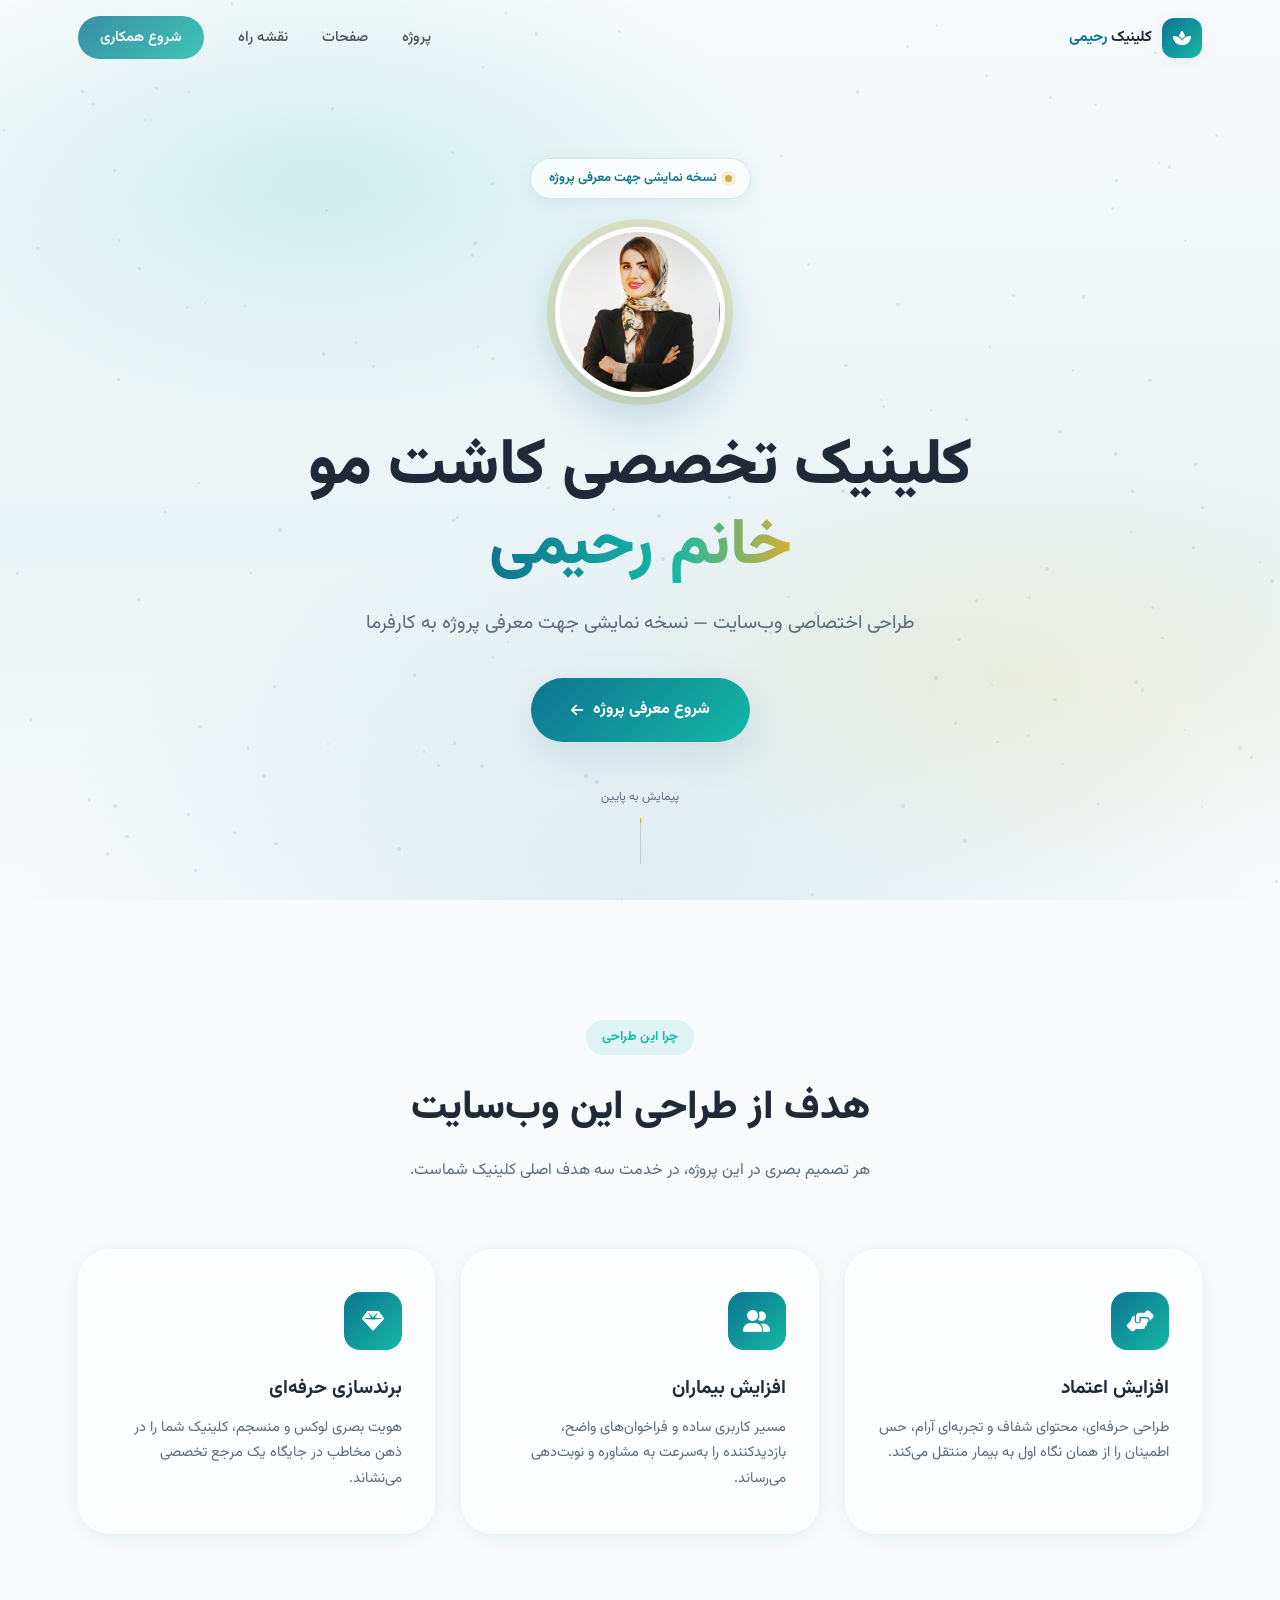
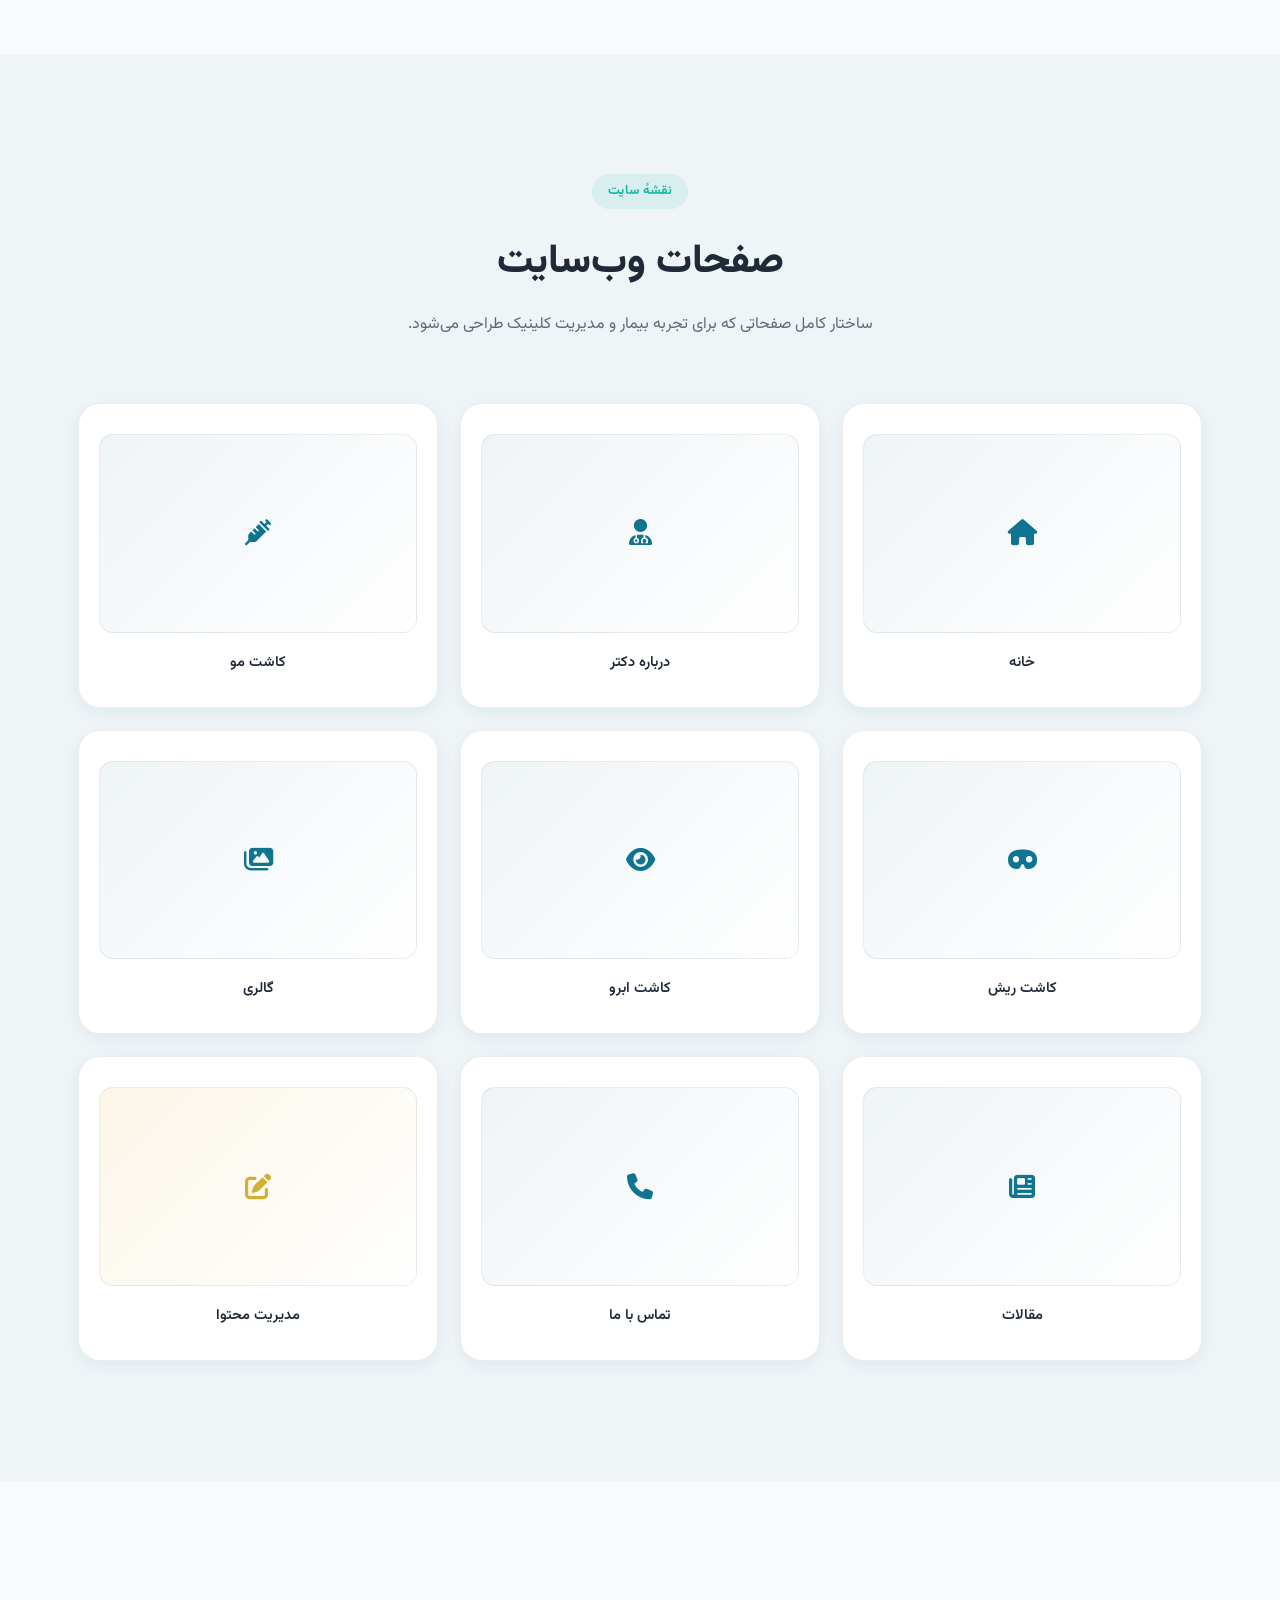
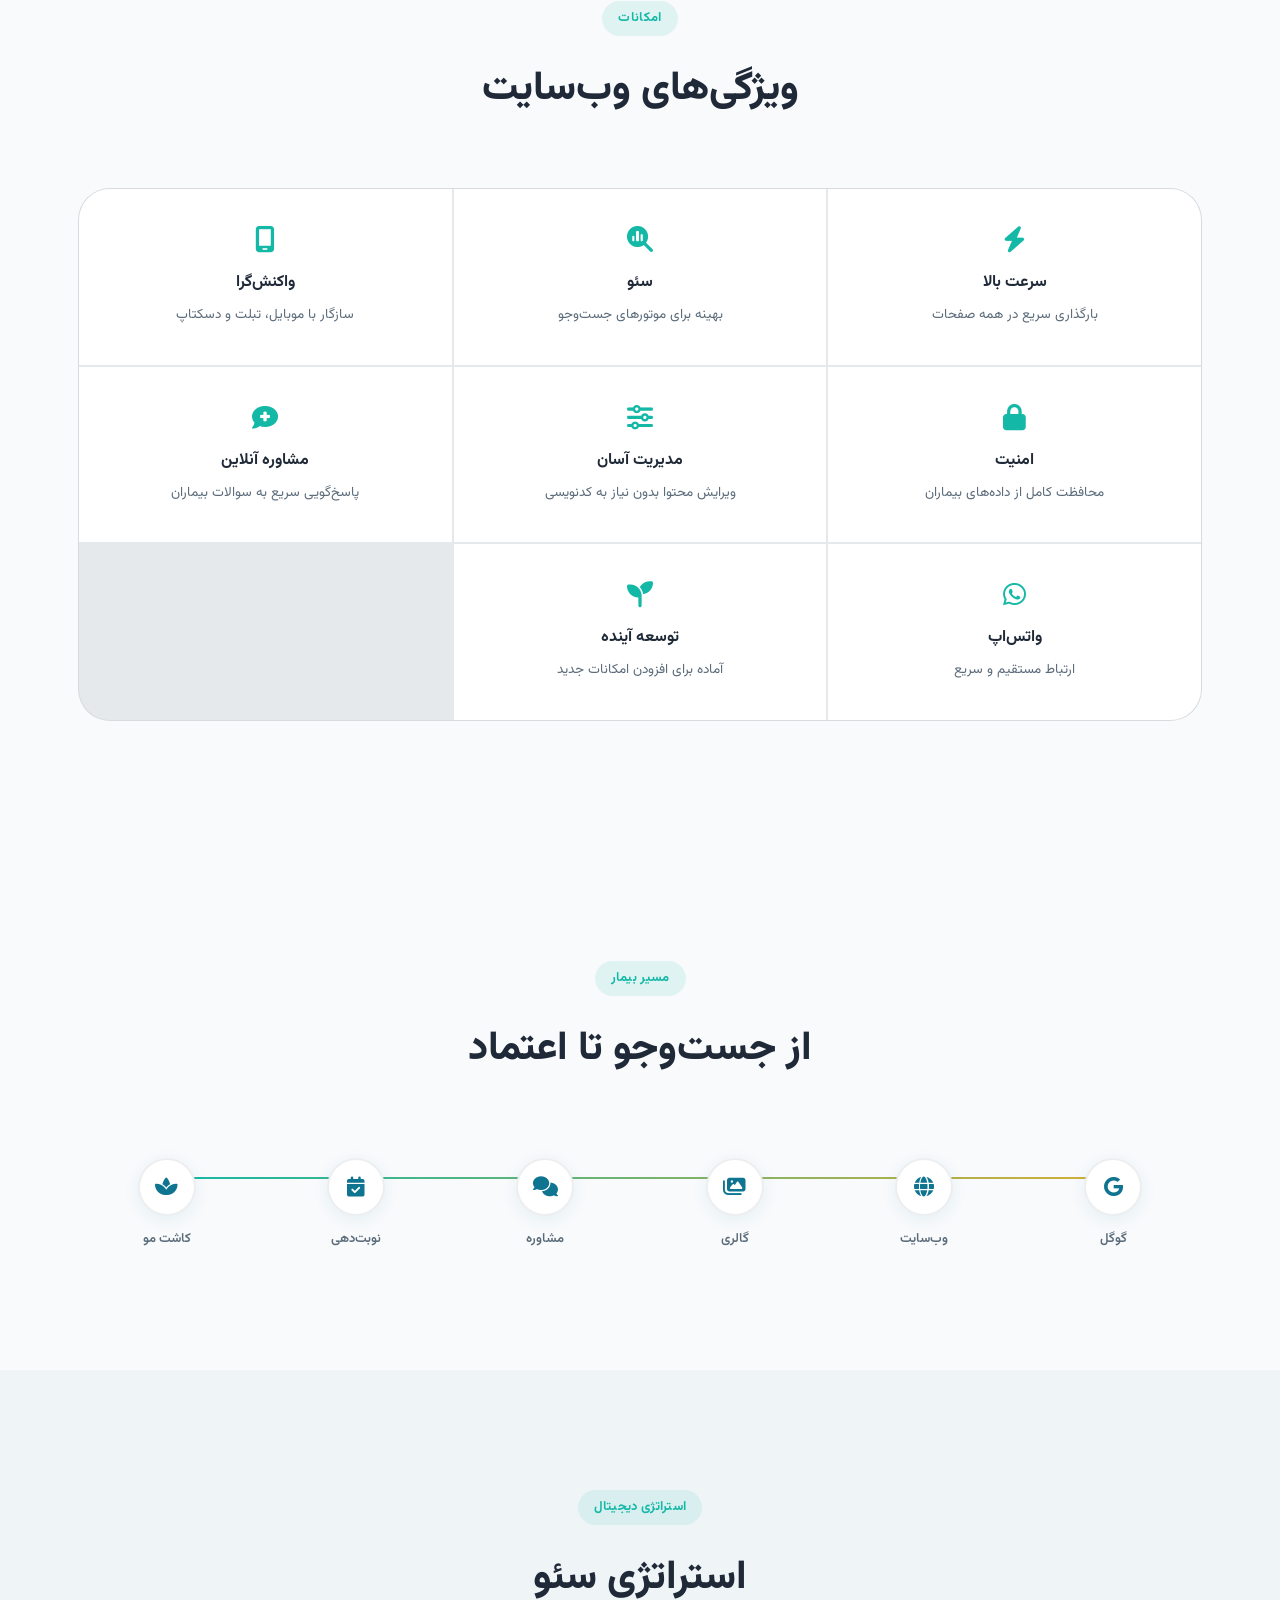
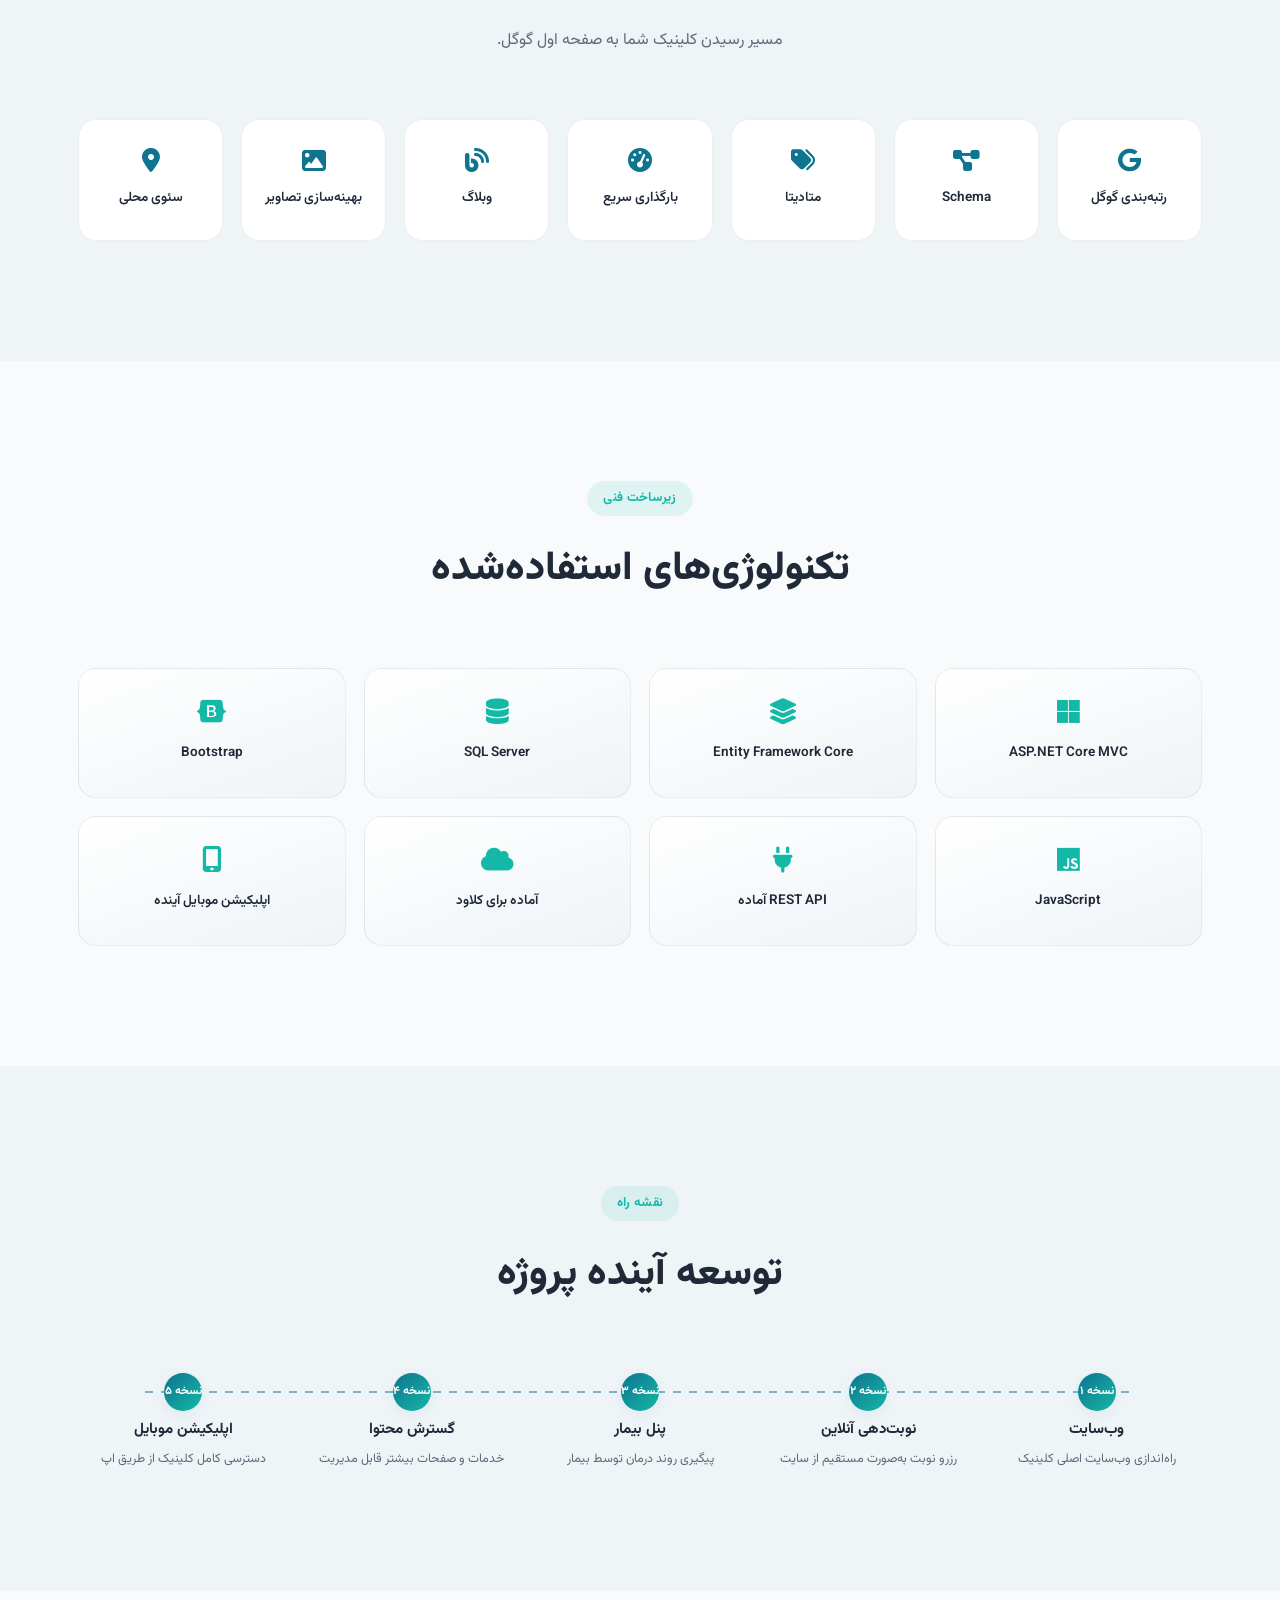
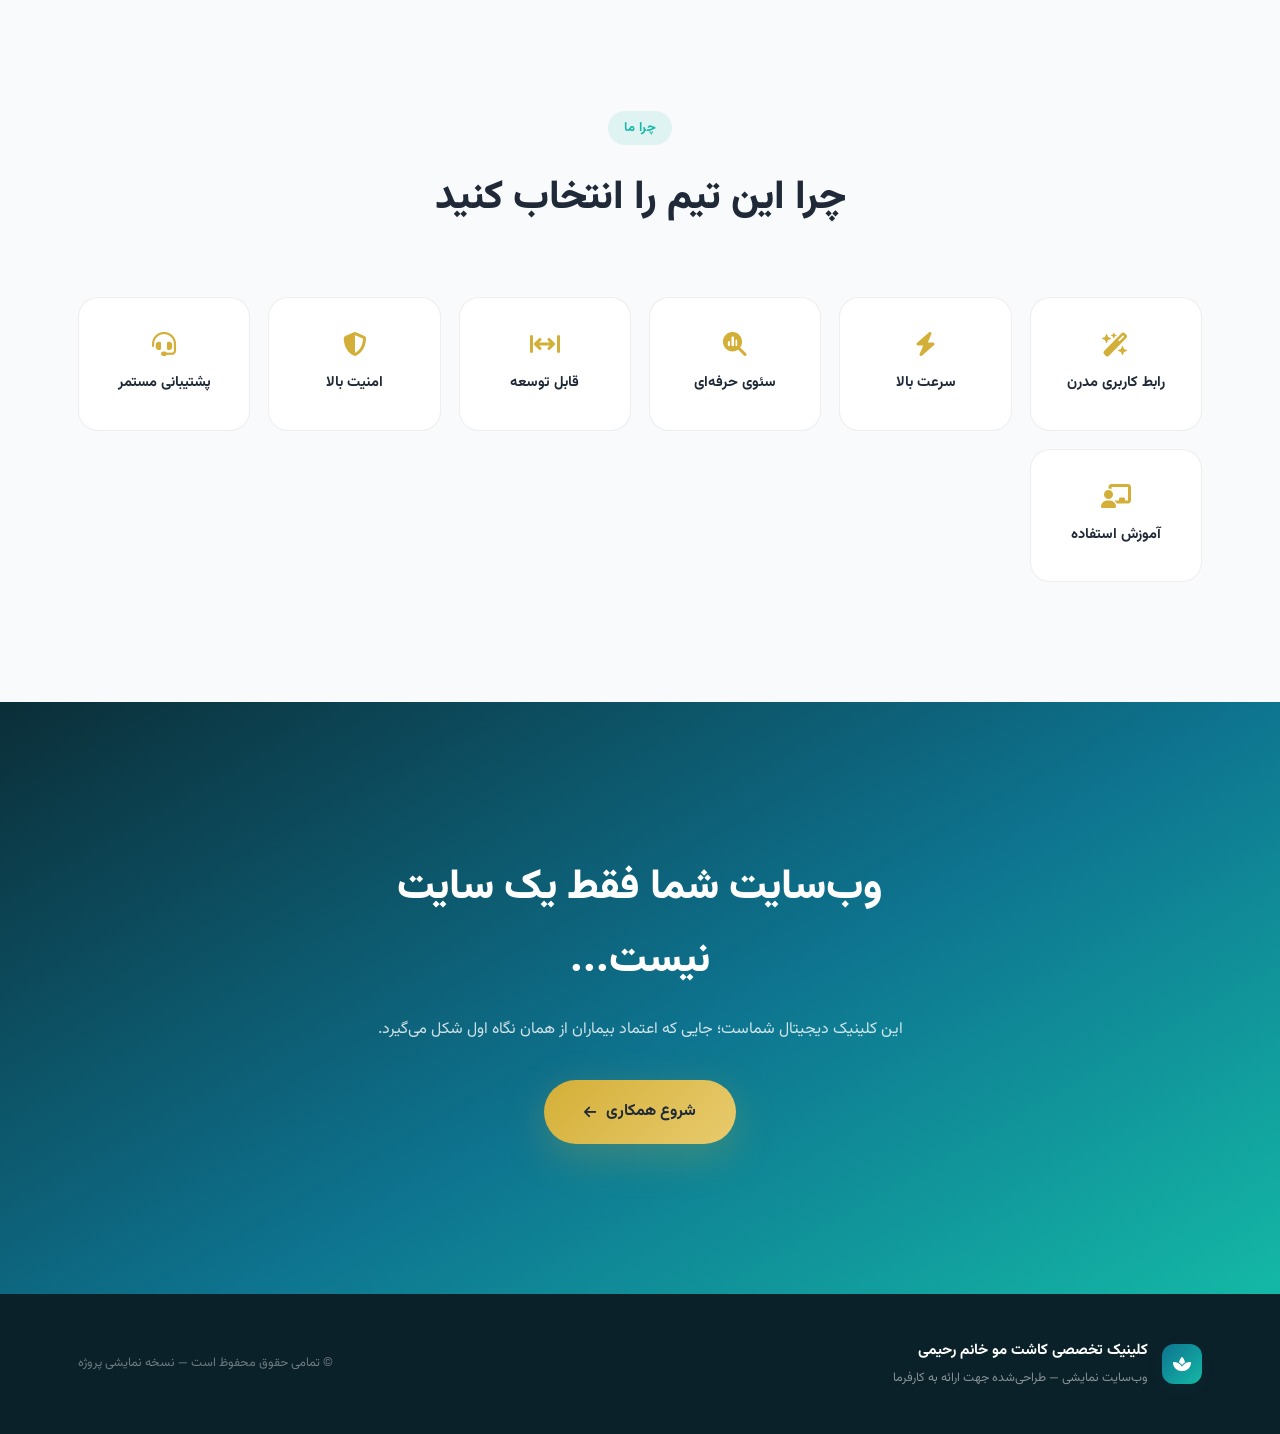
<file: index.html>
<!DOCTYPE html>
<html lang="fa" dir="rtl">
<head>
<meta charset="UTF-8">
<meta name="viewport" content="width=device-width, initial-scale=1.0">
<title>کلینیک تخصصی کاشت مو خانم رحیمی | نسخه نمایشی پروژه</title>
<meta name="description" content="نسخه نمایشی طراحی وب‌سایت اختصاصی کلینیک تخصصی کاشت موی خانم رحیمی — معرفی ساختار، امکانات و استراتژی دیجیتال پروژه.">
<meta name="robots" content="noindex, nofollow">
<link rel="preconnect" href="https://fonts.googleapis.com">
<link rel="preconnect" href="https://fonts.gstatic.com" crossorigin>
<link href="https://fonts.googleapis.com/css2?family=Vazirmatn:wght@300;400;500;600;700;800;900&display=swap" rel="stylesheet">
<link rel="stylesheet" href="https://cdnjs.cloudflare.com/ajax/libs/font-awesome/6.5.1/css/all.min.css">
<link rel="stylesheet" href="style.css">
</head>
<body>
<div class="progress-bar" id="progressBar"></div>
<div class="cursor-glow" id="cursorGlow"></div>

<!-- ============ NAV ============ -->
<nav class="nav" id="mainNav">
  <div class="nav-inner">
    <div class="nav-logo">
      <span class="nav-logo-mark"><i class="fa-solid fa-spa"></i></span>
      <span class="nav-logo-text">کلینیک <strong>رحیمی</strong></span>
    </div>
    <button class="nav-toggle" id="navToggle" aria-label="باز کردن منو">
      <span></span><span></span><span></span>
    </button>
    <ul class="nav-links" id="navLinks">
      <li><a href="#about">پروژه</a></li>
      <li><a href="#pages">صفحات</a></li>
      <li><a href="#roadmap">نقشه راه</a></li>
      <li><a href="#contact" class="nav-cta">شروع همکاری</a></li>
    </ul>
  </div>
</nav>

<!-- ============ SECTION 1 : HERO ============ -->
<header class="hero" id="hero">
  <div class="hero-bg">
    <div class="follicle-field" id="follicleField"></div>
    <div class="hero-gradient"></div>
  </div>
  <div class="hero-content">
    <div class="hero-badge" data-reveal>
      <span class="dot"></span> نسخه نمایشی جهت معرفی پروژه
    </div>
    
    <!-- عکس دایره‌ای خانم رحیمی -->
    <div class="hero-photo" data-reveal>
      <img src="rahimi.jpg" alt="خانم رحیمی - کلینیک تخصصی کاشت مو">
    </div>

    <h1 class="hero-title" data-reveal>
      کلینیک تخصصی کاشت مو<br><span>خانم رحیمی</span>
    </h1>
    <p class="hero-subtitle" data-reveal>
      طراحی اختصاصی وب‌سایت — نسخه نمایشی جهت معرفی پروژه به کارفرما
    </p>
    <a href="#about" class="btn btn-primary btn-large" data-reveal>
      شروع معرفی پروژه
      <i class="fa-solid fa-arrow-left"></i>
    </a>
  </div>
  <div class="scroll-indicator">
    <span>پیمایش به پایین</span>
    <div class="scroll-line"><div class="scroll-dot"></div></div>
  </div>
</header>

<!-- ============ SECTION 2 : ABOUT PROJECT ============ -->
<section class="section" id="about">
  <div class="container">
    <div class="section-head" data-aos>
      <span class="eyebrow">چرا این طراحی</span>
      <h2>هدف از طراحی این وب‌سایت</h2>
      <p class="section-desc">هر تصمیم بصری در این پروژه، در خدمت سه هدف اصلی کلینیک شماست.</p>
    </div>
    <div class="glass-grid">
      <div class="glass-card" data-aos>
        <div class="glass-icon"><i class="fa-solid fa-handshake-angle"></i></div>
        <h3>افزایش اعتماد</h3>
        <p>طراحی حرفه‌ای، محتوای شفاف و تجربه‌ای آرام، حس اطمینان را از همان نگاه اول به بیمار منتقل می‌کند.</p>
      </div>
      <div class="glass-card" data-aos>
        <div class="glass-icon"><i class="fa-solid fa-user-group"></i></div>
        <h3>افزایش بیماران</h3>
        <p>مسیر کاربری ساده و فراخوان‌های واضح، بازدیدکننده را به‌سرعت به مشاوره و نوبت‌دهی می‌رساند.</p>
      </div>
      <div class="glass-card" data-aos>
        <div class="glass-icon"><i class="fa-solid fa-gem"></i></div>
        <h3>برندسازی حرفه‌ای</h3>
        <p>هویت بصری لوکس و منسجم، کلینیک شما را در ذهن مخاطب در جایگاه یک مرجع تخصصی می‌نشاند.</p>
      </div>
    </div>
  </div>
</section>

<!-- ============ SECTION 3 : WEBSITE PAGES ============ -->
<section class="section section-alt" id="pages">
  <div class="container">
    <div class="section-head" data-aos>
      <span class="eyebrow">نقشهٔ سایت</span>
      <h2>صفحات وب‌سایت</h2>
      <p class="section-desc">ساختار کامل صفحاتی که برای تجربه بیمار و مدیریت کلینیک طراحی می‌شود.</p>
    </div>
    <div class="pages-grid">
      <div class="page-card" data-aos><div class="mockup"><i class="fa-solid fa-house"></i></div><span>خانه</span></div>
      <div class="page-card" data-aos><div class="mockup"><i class="fa-solid fa-user-doctor"></i></div><span>درباره دکتر</span></div>
      <div class="page-card" data-aos><div class="mockup"><i class="fa-solid fa-syringe"></i></div><span>کاشت مو</span></div>
      <div class="page-card" data-aos><div class="mockup"><i class="fa-solid fa-mask"></i></div><span>کاشت ریش</span></div>
      <div class="page-card" data-aos><div class="mockup"><i class="fa-solid fa-eye"></i></div><span>کاشت ابرو</span></div>
      <div class="page-card" data-aos><div class="mockup"><i class="fa-solid fa-images"></i></div><span>گالری</span></div>
      <div class="page-card" data-aos><div class="mockup"><i class="fa-solid fa-newspaper"></i></div><span>مقالات</span></div>
      <div class="page-card" data-aos><div class="mockup"><i class="fa-solid fa-phone"></i></div><span>تماس با ما</span></div>
      <div class="page-card page-card-admin" data-aos><div class="mockup"><i class="fa-solid fa-pen-to-square"></i></div><span>مدیریت محتوا</span></div>
    </div>
  </div>
</section>

<!-- ============ SECTION 4 : FEATURES ============ -->
<section class="section" id="features">
  <div class="container">
    <div class="section-head" data-aos>
      <span class="eyebrow">امکانات</span>
      <h2>ویژگی‌های وب‌سایت</h2>
    </div>
    <div class="features-grid">
      <div class="feature-item" data-aos><i class="fa-solid fa-bolt"></i><h4>سرعت بالا</h4><p>بارگذاری سریع در همه صفحات</p></div>
      <div class="feature-item" data-aos><i class="fa-solid fa-magnifying-glass-chart"></i><h4>سئو</h4><p>بهینه برای موتورهای جست‌وجو</p></div>
      <div class="feature-item" data-aos><i class="fa-solid fa-mobile-screen"></i><h4>واکنش‌گرا</h4><p>سازگار با موبایل، تبلت و دسکتاپ</p></div>
      <div class="feature-item" data-aos><i class="fa-solid fa-lock"></i><h4>امنیت</h4><p>محافظت کامل از داده‌های بیماران</p></div>
      <div class="feature-item" data-aos><i class="fa-solid fa-sliders"></i><h4>مدیریت آسان</h4><p>ویرایش محتوا بدون نیاز به کدنویسی</p></div>
      <div class="feature-item" data-aos><i class="fa-solid fa-comment-medical"></i><h4>مشاوره آنلاین</h4><p>پاسخ‌گویی سریع به سوالات بیماران</p></div>
      <div class="feature-item" data-aos><i class="fa-brands fa-whatsapp"></i><h4>واتس‌اپ</h4><p>ارتباط مستقیم و سریع</p></div>
      <div class="feature-item" data-aos><i class="fa-solid fa-seedling"></i><h4>توسعه آینده</h4><p>آماده برای افزودن امکانات جدید</p></div>
    </div>
  </div>
</section>

<!-- ============ SECTION 6 : PATIENT JOURNEY ============ -->
<section class="section" id="journey">
  <div class="container">
    <div class="section-head" data-aos>
      <span class="eyebrow">مسیر بیمار</span>
      <h2>از جست‌وجو تا اعتماد</h2>
    </div>
    <div class="journey-track" data-aos>
      <div class="journey-line"><div class="journey-line-fill" id="journeyFill"></div></div>
      <div class="journey-step"><div class="journey-icon"><i class="fa-brands fa-google"></i></div><span>گوگل</span></div>
      <div class="journey-step"><div class="journey-icon"><i class="fa-solid fa-globe"></i></div><span>وب‌سایت</span></div>
      <div class="journey-step"><div class="journey-icon"><i class="fa-solid fa-images"></i></div><span>گالری</span></div>
      <div class="journey-step"><div class="journey-icon"><i class="fa-solid fa-comments"></i></div><span>مشاوره</span></div>
      <div class="journey-step"><div class="journey-icon"><i class="fa-solid fa-calendar-check"></i></div><span>نوبت‌دهی</span></div>
      <div class="journey-step"><div class="journey-icon"><i class="fa-solid fa-spa"></i></div><span>کاشت مو</span></div>
    </div>
  </div>
</section>

<!-- ============ SECTION 7 : SEO STRATEGY ============ -->
<section class="section section-alt" id="seo">
  <div class="container">
    <div class="section-head" data-aos>
      <span class="eyebrow">استراتژی دیجیتال</span>
      <h2>استراتژی سئو</h2>
      <p class="section-desc">مسیر رسیدن کلینیک شما به صفحه اول گوگل.</p>
    </div>
    <div class="seo-grid">
      <div class="seo-item" data-aos><i class="fa-brands fa-google"></i><span>رتبه‌بندی گوگل</span></div>
      <div class="seo-item" data-aos><i class="fa-solid fa-diagram-project"></i><span>Schema</span></div>
      <div class="seo-item" data-aos><i class="fa-solid fa-tags"></i><span>متادیتا</span></div>
      <div class="seo-item" data-aos><i class="fa-solid fa-gauge-high"></i><span>بارگذاری سریع</span></div>
      <div class="seo-item" data-aos><i class="fa-solid fa-blog"></i><span>وبلاگ</span></div>
      <div class="seo-item" data-aos><i class="fa-solid fa-image"></i><span>بهینه‌سازی تصاویر</span></div>
      <div class="seo-item" data-aos><i class="fa-solid fa-location-dot"></i><span>سئوی محلی</span></div>
    </div>
  </div>
</section>

<!-- ============ SECTION 8 : TECHNOLOGY STACK ============ -->
<section class="section" id="stack">
  <div class="container">
    <div class="section-head" data-aos>
      <span class="eyebrow">زیرساخت فنی</span>
      <h2>تکنولوژی‌های استفاده‌شده</h2>
    </div>
    <div class="stack-grid">
      <div class="stack-card" data-aos><i class="fa-brands fa-microsoft"></i><span>ASP.NET Core MVC</span></div>
      <div class="stack-card" data-aos><i class="fa-solid fa-layer-group"></i><span>Entity Framework Core</span></div>
      <div class="stack-card" data-aos><i class="fa-solid fa-database"></i><span>SQL Server</span></div>
      <div class="stack-card" data-aos><i class="fa-brands fa-bootstrap"></i><span>Bootstrap</span></div>
      <div class="stack-card" data-aos><i class="fa-brands fa-js"></i><span>JavaScript</span></div>
      <div class="stack-card" data-aos><i class="fa-solid fa-plug"></i><span>REST API آماده</span></div>
      <div class="stack-card" data-aos><i class="fa-solid fa-cloud"></i><span>آماده برای کلاود</span></div>
      <div class="stack-card" data-aos><i class="fa-solid fa-mobile-screen-button"></i><span>اپلیکیشن موبایل آینده</span></div>
    </div>
  </div>
</section>

<!-- ============ SECTION 9 : FUTURE ROADMAP ============ -->
<section class="section section-alt" id="roadmap">
  <div class="container">
    <div class="section-head" data-aos>
      <span class="eyebrow">نقشه راه</span>
      <h2>توسعه آینده پروژه</h2>
    </div>
    <div class="roadmap-track" data-aos>
      <div class="roadmap-line"></div>
      <div class="roadmap-item">
        <div class="roadmap-badge">نسخه ۱</div>
        <h4>وب‌سایت</h4>
        <p>راه‌اندازی وب‌سایت اصلی کلینیک</p>
      </div>
      <div class="roadmap-item">
        <div class="roadmap-badge">نسخه ۲</div>
        <h4>نوبت‌دهی آنلاین</h4>
        <p>رزرو نوبت به‌صورت مستقیم از سایت</p>
      </div>
      <div class="roadmap-item">
        <div class="roadmap-badge">نسخه ۳</div>
        <h4>پنل بیمار</h4>
        <p>پیگیری روند درمان توسط بیمار</p>
      </div>
      <div class="roadmap-item">
        <div class="roadmap-badge">نسخه ۴</div>
        <h4>گسترش محتوا</h4>
        <p>خدمات و صفحات بیشتر قابل مدیریت</p>
      </div>
      <div class="roadmap-item">
        <div class="roadmap-badge">نسخه ۵</div>
        <h4>اپلیکیشن موبایل</h4>
        <p>دسترسی کامل کلینیک از طریق اپ</p>
      </div>
    </div>
  </div>
</section>

<!-- ============ SECTION 10 : WHY CHOOSE US ============ -->
<section class="section" id="why">
  <div class="container">
    <div class="section-head" data-aos>
      <span class="eyebrow">چرا ما</span>
      <h2>چرا این تیم را انتخاب کنید</h2>
    </div>
    <div class="why-grid">
      <div class="why-card" data-aos><i class="fa-solid fa-wand-magic-sparkles"></i><h4>رابط کاربری مدرن</h4></div>
      <div class="why-card" data-aos><i class="fa-solid fa-bolt"></i><h4>سرعت بالا</h4></div>
      <div class="why-card" data-aos><i class="fa-solid fa-magnifying-glass-chart"></i><h4>سئوی حرفه‌ای</h4></div>
      <div class="why-card" data-aos><i class="fa-solid fa-arrows-left-right-to-line"></i><h4>قابل توسعه</h4></div>
      <div class="why-card" data-aos><i class="fa-solid fa-shield-halved"></i><h4>امنیت بالا</h4></div>
      <div class="why-card" data-aos><i class="fa-solid fa-headset"></i><h4>پشتیبانی مستمر</h4></div>
      <div class="why-card" data-aos><i class="fa-solid fa-chalkboard-user"></i><h4>آموزش استفاده</h4></div>
    </div>
  </div>
</section>

<!-- ============ LAST SECTION : LUXURY CTA ============ -->
<section class="cta-section" id="contact">
  <div class="cta-particles" id="ctaParticles"></div>
  <div class="cta-content" data-aos>
    <h2>وب‌سایت شما فقط یک سایت نیست...</h2>
    <p>این کلینیک دیجیتال شماست؛ جایی که اعتماد بیماران از همان نگاه اول شکل می‌گیرد.</p>
    <a href="#" class="btn btn-gold btn-large">
      شروع همکاری
      <i class="fa-solid fa-arrow-left"></i>
    </a>
  </div>
</section>

<!-- ============ FOOTER ============ -->
<footer class="footer">
  <div class="container footer-inner">
    <div class="footer-brand">
      <span class="nav-logo-mark"><i class="fa-solid fa-spa"></i></span>
      <div>
        <strong>کلینیک تخصصی کاشت مو خانم رحیمی</strong>
        <p>وب‌سایت نمایشی — طراحی‌شده جهت ارائه به کارفرما</p>
      </div>
    </div>
    <p class="footer-copy">© تمامی حقوق محفوظ است — نسخه نمایشی پروژه</p>
  </div>
</footer>

<script src="script.js"></script>
</body>
</html>
</file>
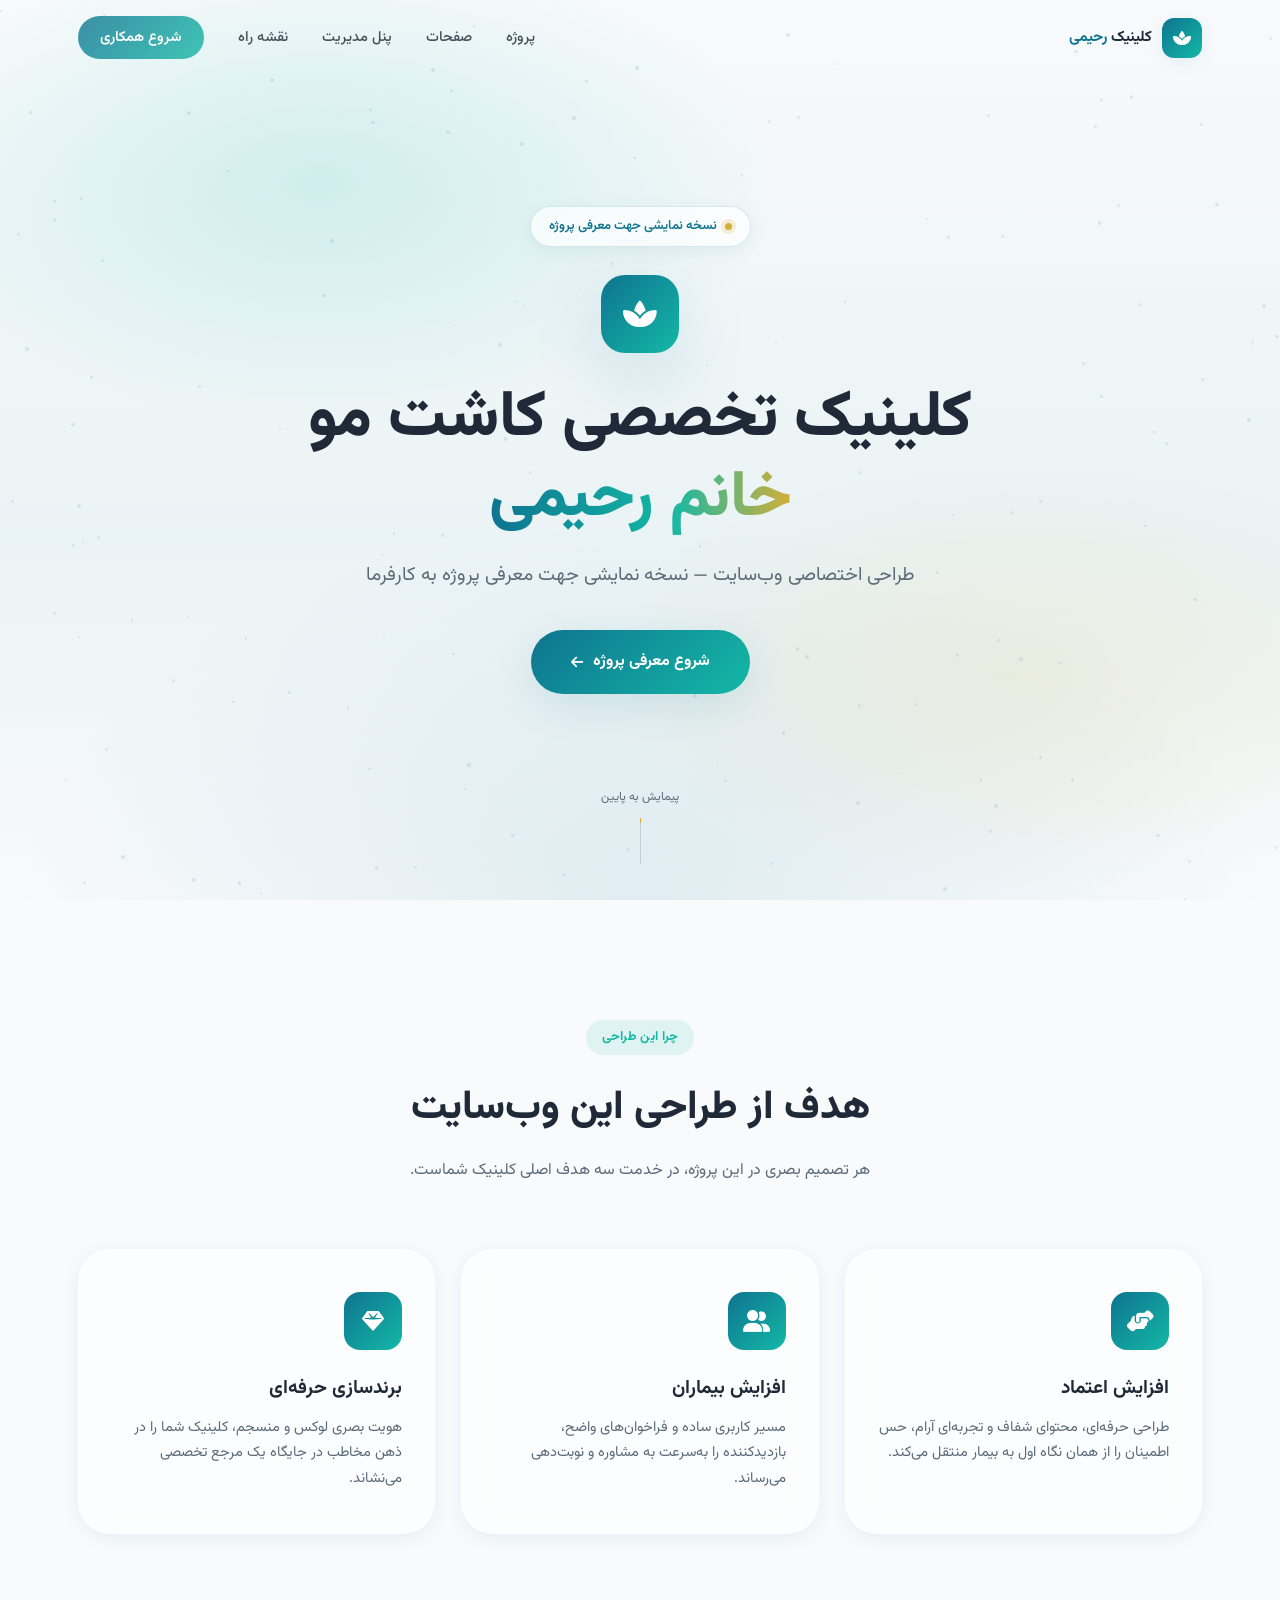
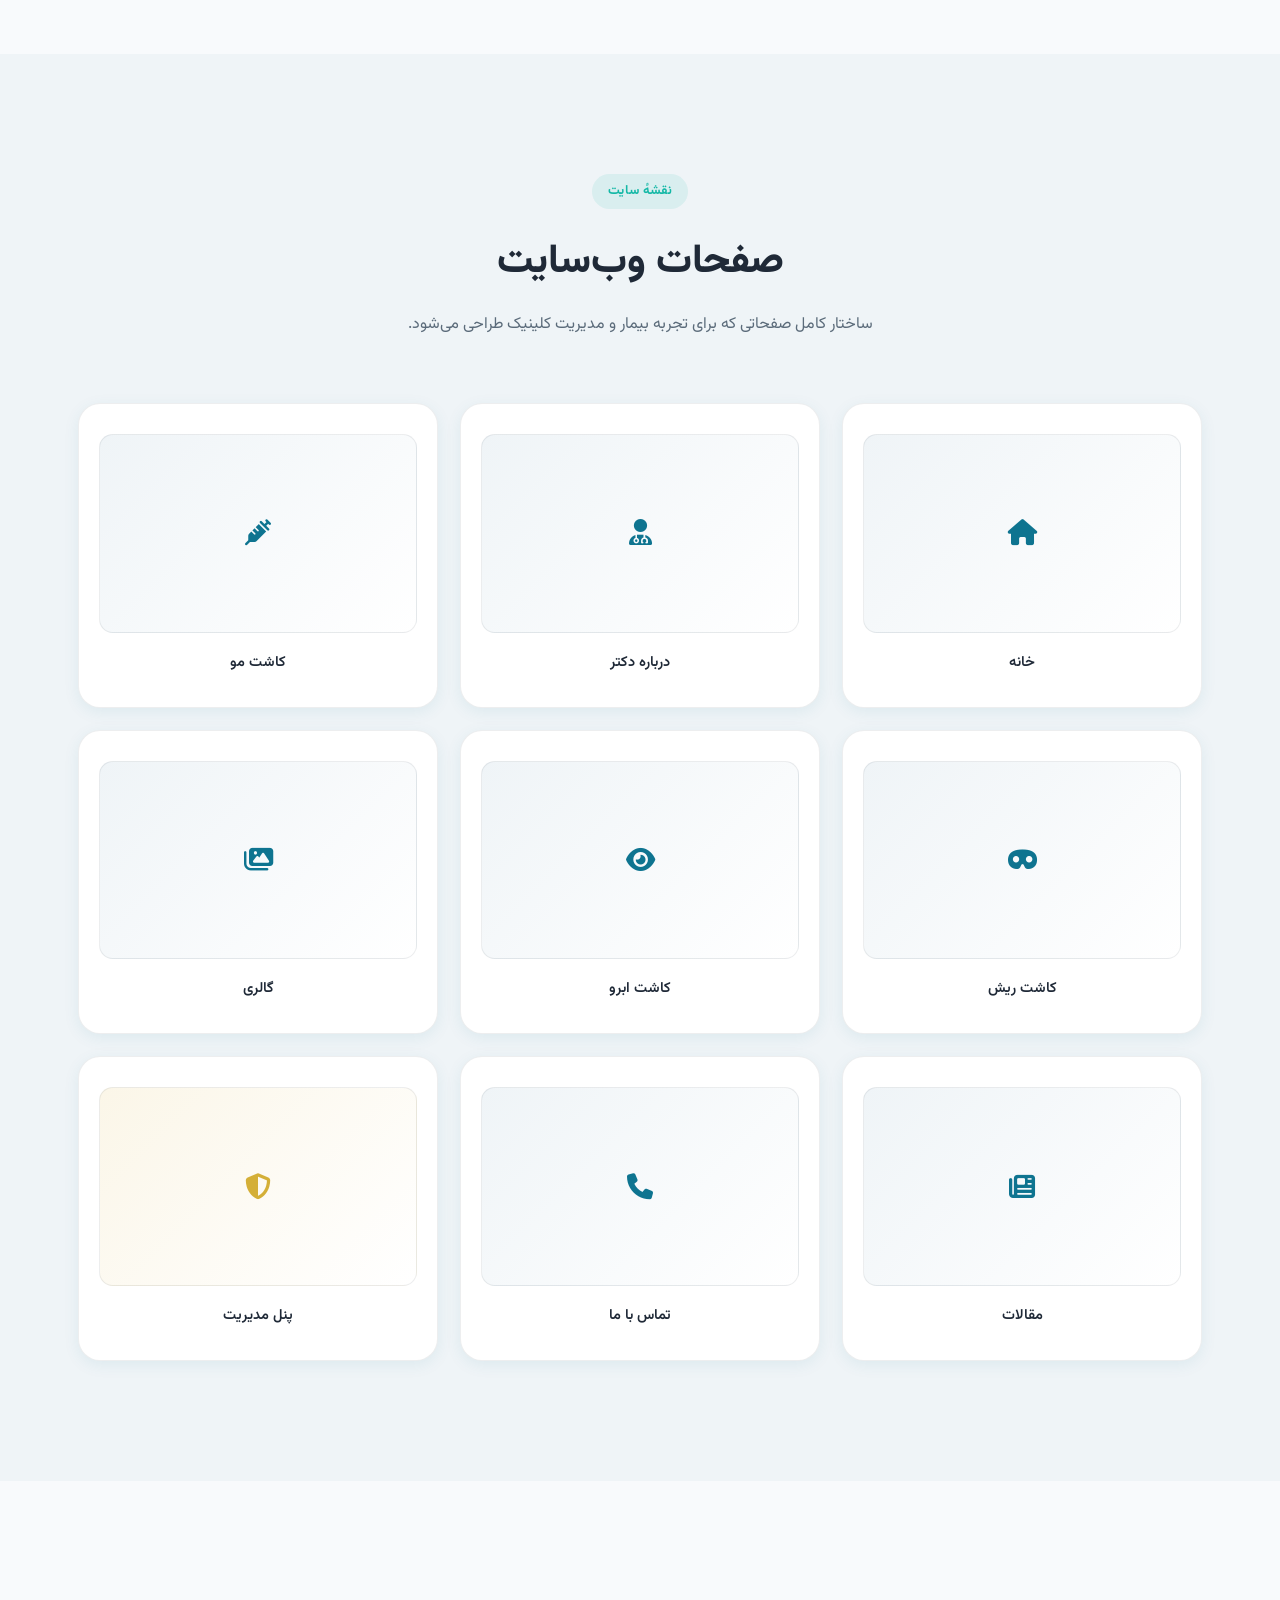
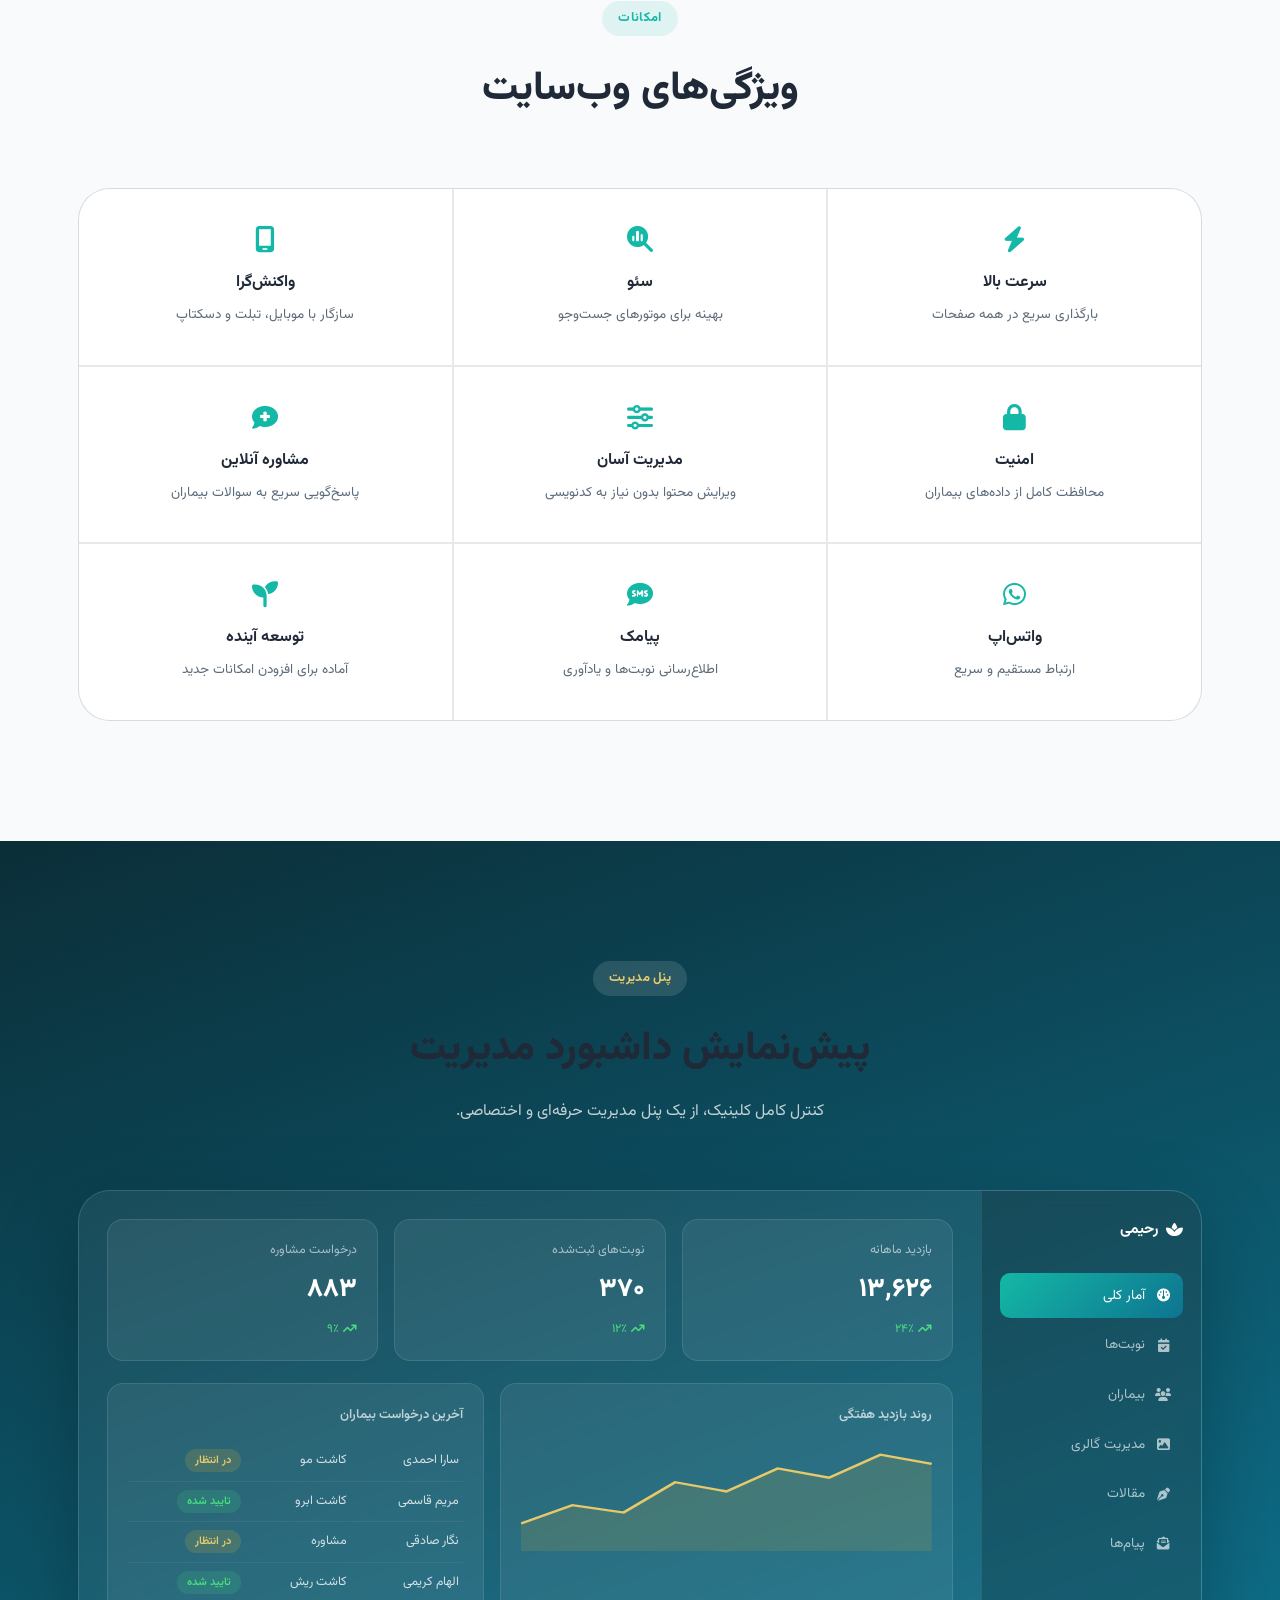
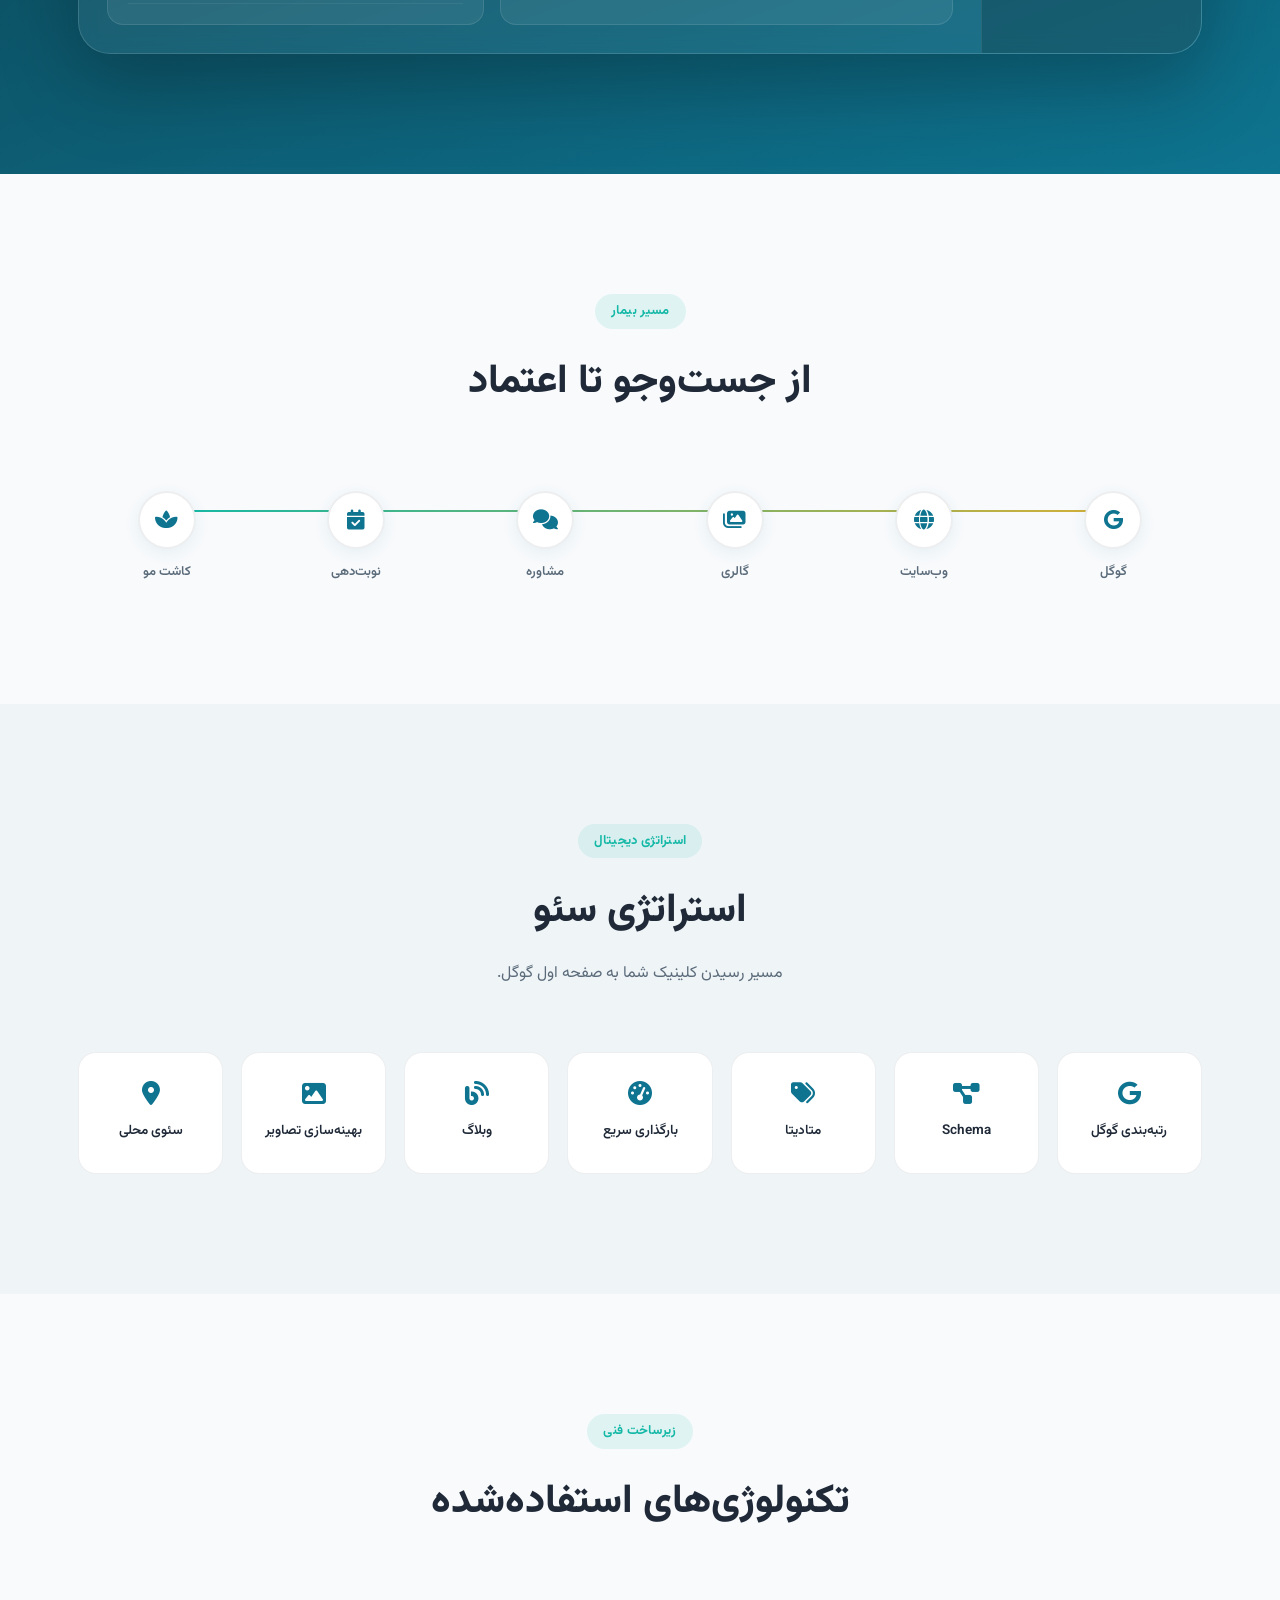
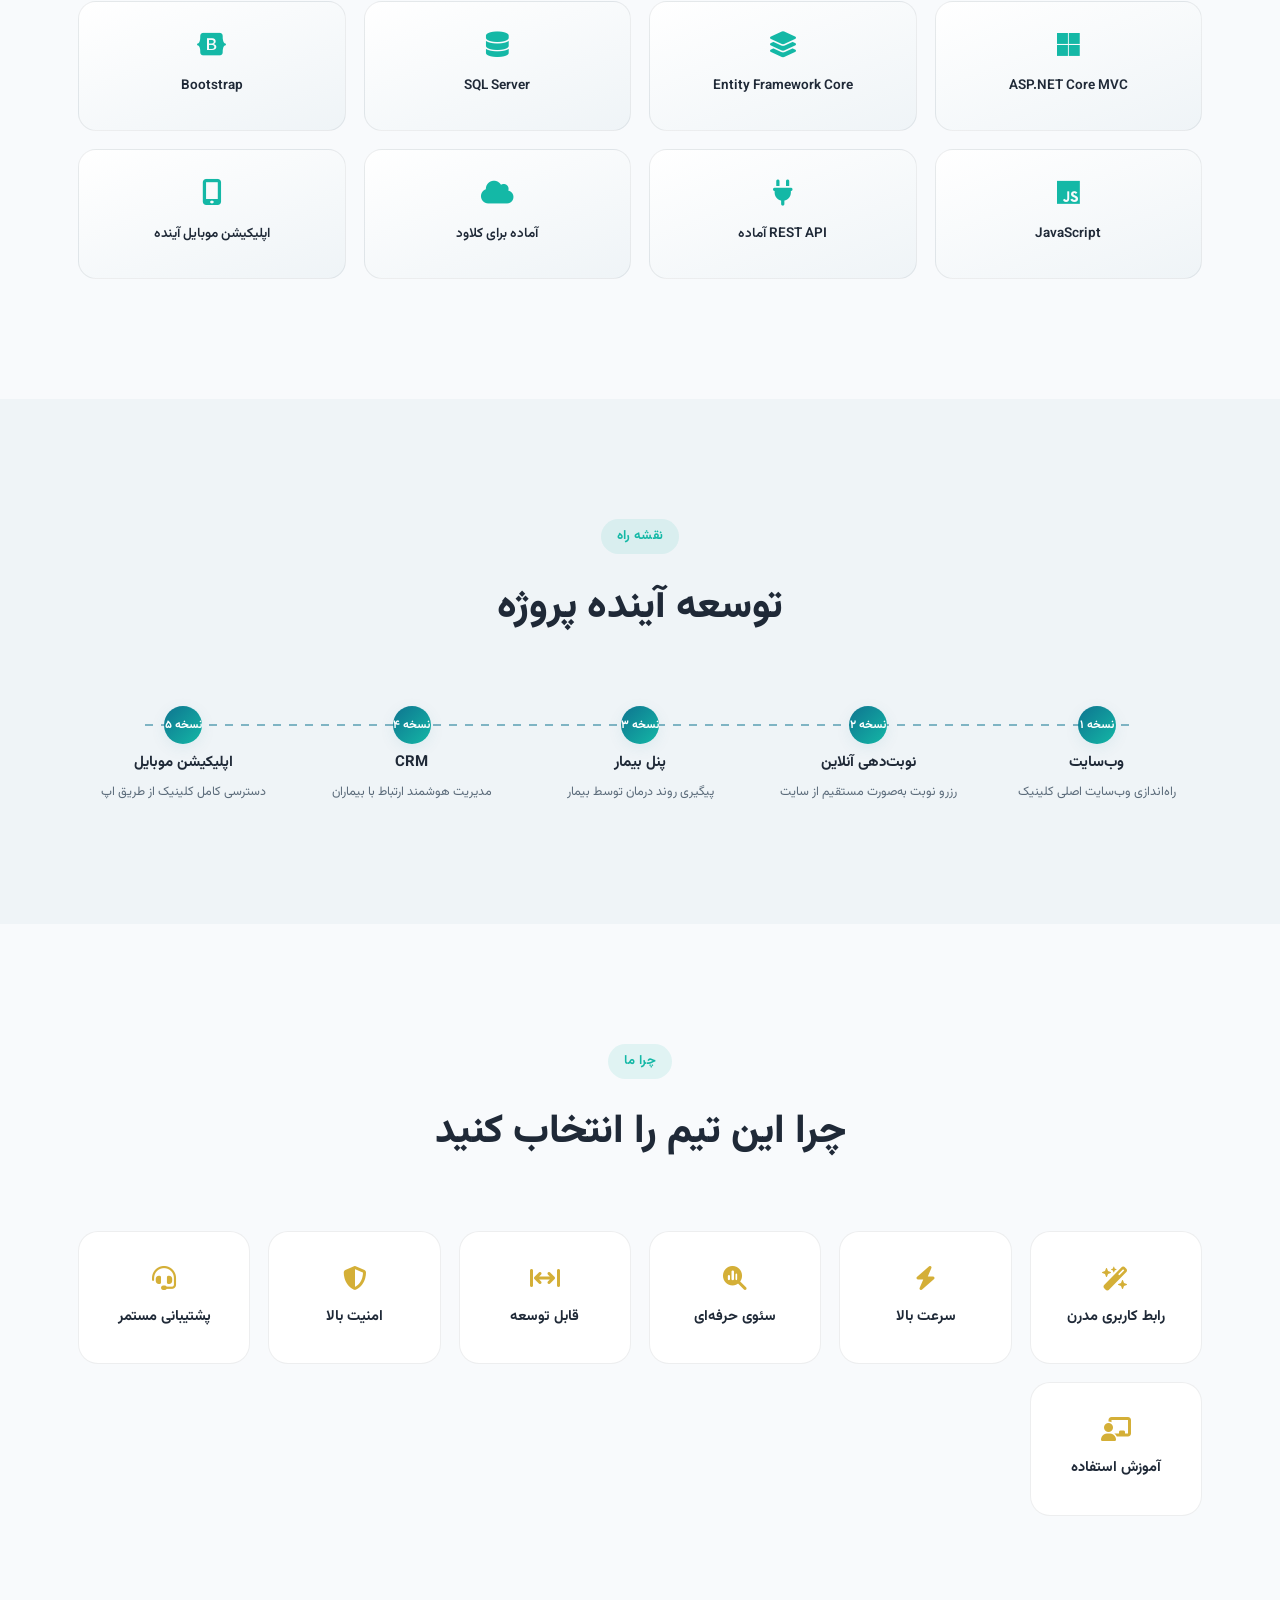
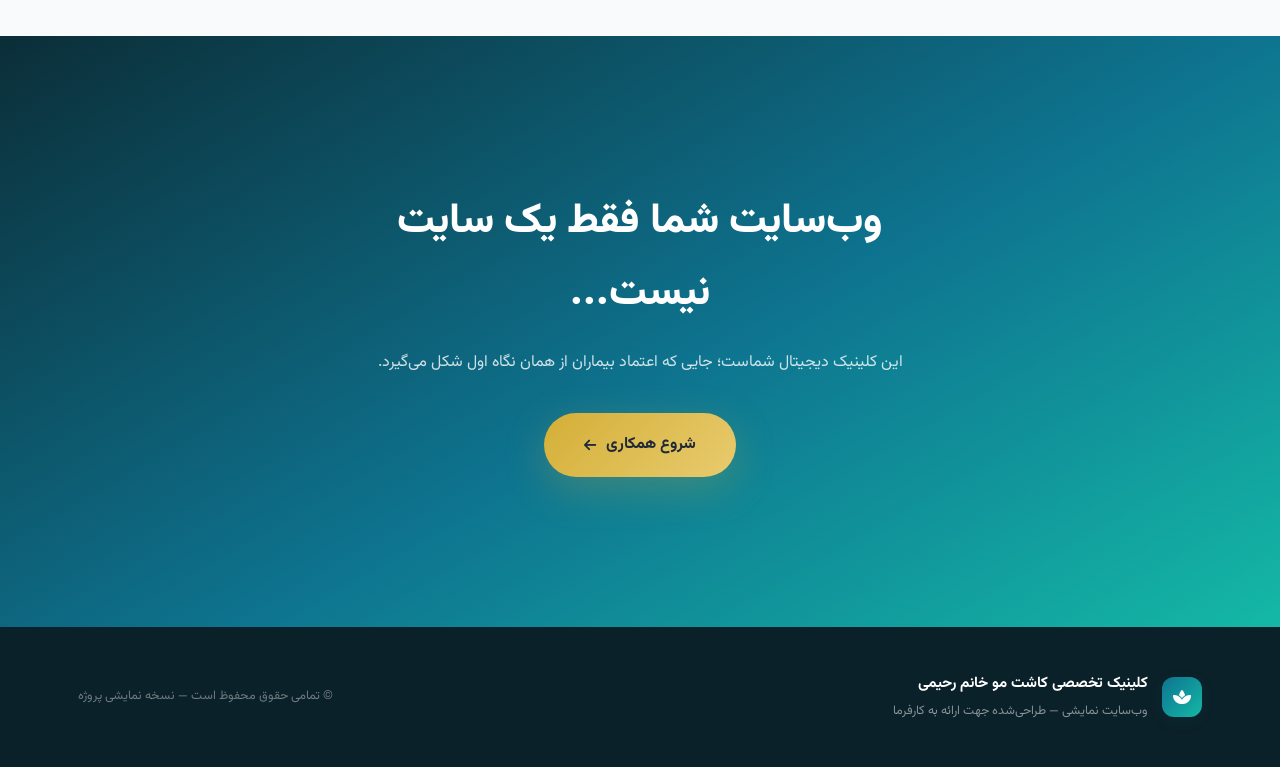
<file: index-1.html>
<!DOCTYPE html>
<html lang="fa" dir="rtl">
<head>
<meta charset="UTF-8">
<meta name="viewport" content="width=device-width, initial-scale=1.0">
<title>کلینیک تخصصی کاشت مو خانم رحیمی | نسخه نمایشی پروژه</title>
<meta name="description" content="نسخه نمایشی طراحی وب‌سایت اختصاصی کلینیک تخصصی کاشت موی خانم رحیمی — معرفی ساختار، امکانات و استراتژی دیجیتال پروژه.">
<meta name="robots" content="noindex, nofollow">

<link rel="preconnect" href="https://fonts.googleapis.com">
<link rel="preconnect" href="https://fonts.gstatic.com" crossorigin>
<link href="https://fonts.googleapis.com/css2?family=Vazirmatn:wght@300;400;500;600;700;800;900&display=swap" rel="stylesheet">
<link rel="stylesheet" href="https://cdnjs.cloudflare.com/ajax/libs/font-awesome/6.5.1/css/all.min.css">

<link rel="stylesheet" href="style.css">
</head>
<body>

<div class="progress-bar" id="progressBar"></div>

<div class="cursor-glow" id="cursorGlow"></div>

<!-- ============ NAV ============ -->
<nav class="nav" id="mainNav">
  <div class="nav-inner">
    <div class="nav-logo">
      <span class="nav-logo-mark"><i class="fa-solid fa-spa"></i></span>
      <span class="nav-logo-text">کلینیک <strong>رحیمی</strong></span>
    </div>
    <button class="nav-toggle" id="navToggle" aria-label="باز کردن منو">
      <span></span><span></span><span></span>
    </button>
    <ul class="nav-links" id="navLinks">
      <li><a href="#about">پروژه</a></li>
      <li><a href="#pages">صفحات</a></li>
      <li><a href="#dashboard">پنل مدیریت</a></li>
      <li><a href="#roadmap">نقشه راه</a></li>
      <li><a href="#contact" class="nav-cta">شروع همکاری</a></li>
    </ul>
  </div>
</nav>

<!-- ============ SECTION 1 : HERO ============ -->
<header class="hero" id="hero">
  <div class="hero-bg">
    <div class="follicle-field" id="follicleField"></div>
    <div class="hero-gradient"></div>
  </div>

  <div class="hero-content">
    <div class="hero-badge" data-reveal>
      <span class="dot"></span> نسخه نمایشی جهت معرفی پروژه
    </div>
    <div class="hero-logo" data-reveal>
      <i class="fa-solid fa-spa"></i>
    </div>
    <h1 class="hero-title" data-reveal>
      کلینیک تخصصی کاشت مو<br><span>خانم رحیمی</span>
    </h1>
    <p class="hero-subtitle" data-reveal>
      طراحی اختصاصی وب‌سایت — نسخه نمایشی جهت معرفی پروژه به کارفرما
    </p>
    <a href="#about" class="btn btn-primary btn-large" data-reveal>
      شروع معرفی پروژه
      <i class="fa-solid fa-arrow-left"></i>
    </a>
  </div>

  <div class="scroll-indicator">
    <span>پیمایش به پایین</span>
    <div class="scroll-line"><div class="scroll-dot"></div></div>
  </div>
</header>

<!-- ============ SECTION 2 : ABOUT PROJECT ============ -->
<section class="section" id="about">
  <div class="container">
    <div class="section-head" data-aos>
      <span class="eyebrow">چرا این طراحی</span>
      <h2>هدف از طراحی این وب‌سایت</h2>
      <p class="section-desc">هر تصمیم بصری در این پروژه، در خدمت سه هدف اصلی کلینیک شماست.</p>
    </div>

    <div class="glass-grid">
      <div class="glass-card" data-aos>
        <div class="glass-icon"><i class="fa-solid fa-handshake-angle"></i></div>
        <h3>افزایش اعتماد</h3>
        <p>طراحی حرفه‌ای، محتوای شفاف و تجربه‌ای آرام، حس اطمینان را از همان نگاه اول به بیمار منتقل می‌کند.</p>
      </div>
      <div class="glass-card" data-aos>
        <div class="glass-icon"><i class="fa-solid fa-user-group"></i></div>
        <h3>افزایش بیماران</h3>
        <p>مسیر کاربری ساده و فراخوان‌های واضح، بازدیدکننده را به‌سرعت به مشاوره و نوبت‌دهی می‌رساند.</p>
      </div>
      <div class="glass-card" data-aos>
        <div class="glass-icon"><i class="fa-solid fa-gem"></i></div>
        <h3>برندسازی حرفه‌ای</h3>
        <p>هویت بصری لوکس و منسجم، کلینیک شما را در ذهن مخاطب در جایگاه یک مرجع تخصصی می‌نشاند.</p>
      </div>
    </div>
  </div>
</section>

<!-- ============ SECTION 3 : WEBSITE PAGES ============ -->
<section class="section section-alt" id="pages">
  <div class="container">
    <div class="section-head" data-aos>
      <span class="eyebrow">نقشهٔ سایت</span>
      <h2>صفحات وب‌سایت</h2>
      <p class="section-desc">ساختار کامل صفحاتی که برای تجربه بیمار و مدیریت کلینیک طراحی می‌شود.</p>
    </div>

    <div class="pages-grid">
      <div class="page-card" data-aos><div class="mockup"><i class="fa-solid fa-house"></i></div><span>خانه</span></div>
      <div class="page-card" data-aos><div class="mockup"><i class="fa-solid fa-user-doctor"></i></div><span>درباره دکتر</span></div>
      <div class="page-card" data-aos><div class="mockup"><i class="fa-solid fa-syringe"></i></div><span>کاشت مو</span></div>
      <div class="page-card" data-aos><div class="mockup"><i class="fa-solid fa-mask"></i></div><span>کاشت ریش</span></div>
      <div class="page-card" data-aos><div class="mockup"><i class="fa-solid fa-eye"></i></div><span>کاشت ابرو</span></div>
      <div class="page-card" data-aos><div class="mockup"><i class="fa-solid fa-images"></i></div><span>گالری</span></div>
      <div class="page-card" data-aos><div class="mockup"><i class="fa-solid fa-newspaper"></i></div><span>مقالات</span></div>
      <div class="page-card" data-aos><div class="mockup"><i class="fa-solid fa-phone"></i></div><span>تماس با ما</span></div>
      <div class="page-card page-card-admin" data-aos><div class="mockup"><i class="fa-solid fa-shield-halved"></i></div><span>پنل مدیریت</span></div>
    </div>
  </div>
</section>

<!-- ============ SECTION 4 : FEATURES ============ -->
<section class="section" id="features">
  <div class="container">
    <div class="section-head" data-aos>
      <span class="eyebrow">امکانات</span>
      <h2>ویژگی‌های وب‌سایت</h2>
    </div>

    <div class="features-grid">
      <div class="feature-item" data-aos><i class="fa-solid fa-bolt"></i><h4>سرعت بالا</h4><p>بارگذاری سریع در همه صفحات</p></div>
      <div class="feature-item" data-aos><i class="fa-solid fa-magnifying-glass-chart"></i><h4>سئو</h4><p>بهینه برای موتورهای جست‌وجو</p></div>
      <div class="feature-item" data-aos><i class="fa-solid fa-mobile-screen"></i><h4>واکنش‌گرا</h4><p>سازگار با موبایل، تبلت و دسکتاپ</p></div>
      <div class="feature-item" data-aos><i class="fa-solid fa-lock"></i><h4>امنیت</h4><p>محافظت کامل از داده‌های بیماران</p></div>
      <div class="feature-item" data-aos><i class="fa-solid fa-sliders"></i><h4>مدیریت آسان</h4><p>ویرایش محتوا بدون نیاز به کدنویسی</p></div>
      <div class="feature-item" data-aos><i class="fa-solid fa-comment-medical"></i><h4>مشاوره آنلاین</h4><p>پاسخ‌گویی سریع به سوالات بیماران</p></div>
      <div class="feature-item" data-aos><i class="fa-brands fa-whatsapp"></i><h4>واتس‌اپ</h4><p>ارتباط مستقیم و سریع</p></div>
      <div class="feature-item" data-aos><i class="fa-solid fa-comment-sms"></i><h4>پیامک</h4><p>اطلاع‌رسانی نوبت‌ها و یادآوری</p></div>
      <div class="feature-item" data-aos><i class="fa-solid fa-seedling"></i><h4>توسعه آینده</h4><p>آماده برای افزودن امکانات جدید</p></div>
    </div>
  </div>
</section>

<!-- ============ SECTION 5 : ADMIN DASHBOARD PREVIEW ============ -->
<section class="section section-dark" id="dashboard">
  <div class="container">
    <div class="section-head" data-aos>
      <span class="eyebrow light">پنل مدیریت</span>
      <h2 class="light-title">پیش‌نمایش داشبورد مدیریت</h2>
      <p class="section-desc light-desc">کنترل کامل کلینیک، از یک پنل مدیریت حرفه‌ای و اختصاصی.</p>
    </div>

    <div class="dashboard-mock" data-aos>
      <div class="dash-sidebar">
        <div class="dash-logo"><i class="fa-solid fa-spa"></i> رحیمی</div>
        <ul>
          <li class="active"><i class="fa-solid fa-gauge"></i> آمار کلی</li>
          <li><i class="fa-solid fa-calendar-check"></i> نوبت‌ها</li>
          <li><i class="fa-solid fa-users"></i> بیماران</li>
          <li><i class="fa-solid fa-image"></i> مدیریت گالری</li>
          <li><i class="fa-solid fa-pen-nib"></i> مقالات</li>
          <li><i class="fa-solid fa-envelope-open-text"></i> پیام‌ها</li>
        </ul>
      </div>

      <div class="dash-main">
        <div class="dash-stats">
          <div class="dash-stat-card">
            <span class="stat-label">بازدید ماهانه</span>
            <span class="stat-value" data-count="14200">۰</span>
            <span class="stat-trend up"><i class="fa-solid fa-arrow-trend-up"></i> ۲۴٪</span>
          </div>
          <div class="dash-stat-card">
            <span class="stat-label">نوبت‌های ثبت‌شده</span>
            <span class="stat-value" data-count="386">۰</span>
            <span class="stat-trend up"><i class="fa-solid fa-arrow-trend-up"></i> ۱۲٪</span>
          </div>
          <div class="dash-stat-card">
            <span class="stat-label">درخواست مشاوره</span>
            <span class="stat-value" data-count="921">۰</span>
            <span class="stat-trend up"><i class="fa-solid fa-arrow-trend-up"></i> ۹٪</span>
          </div>
        </div>

        <div class="dash-panels">
          <div class="dash-chart-card">
            <div class="dash-card-head">
              <span>روند بازدید هفتگی</span>
            </div>
            <svg class="chart-svg" viewBox="0 0 320 120" preserveAspectRatio="none">
              <polyline class="chart-line" points="0,90 40,70 80,78 120,45 160,55 200,30 240,40 280,15 320,25" />
              <polygon class="chart-area" points="0,90 40,70 80,78 120,45 160,55 200,30 240,40 280,15 320,25 320,120 0,120" />
            </svg>
          </div>

          <div class="dash-table-card">
            <div class="dash-card-head"><span>آخرین درخواست بیماران</span></div>
            <table class="dash-table">
              <tbody>
                <tr><td>سارا احمدی</td><td>کاشت مو</td><td><span class="badge badge-wait">در انتظار</span></td></tr>
                <tr><td>مریم قاسمی</td><td>کاشت ابرو</td><td><span class="badge badge-ok">تایید شده</span></td></tr>
                <tr><td>نگار صادقی</td><td>مشاوره</td><td><span class="badge badge-wait">در انتظار</span></td></tr>
                <tr><td>الهام کریمی</td><td>کاشت ریش</td><td><span class="badge badge-ok">تایید شده</span></td></tr>
              </tbody>
            </table>
          </div>
        </div>
      </div>
    </div>
  </div>
</section>

<!-- ============ SECTION 6 : PATIENT JOURNEY ============ -->
<section class="section" id="journey">
  <div class="container">
    <div class="section-head" data-aos>
      <span class="eyebrow">مسیر بیمار</span>
      <h2>از جست‌وجو تا اعتماد</h2>
    </div>

    <div class="journey-track" data-aos>
      <div class="journey-line"><div class="journey-line-fill" id="journeyFill"></div></div>
      <div class="journey-step"><div class="journey-icon"><i class="fa-brands fa-google"></i></div><span>گوگل</span></div>
      <div class="journey-step"><div class="journey-icon"><i class="fa-solid fa-globe"></i></div><span>وب‌سایت</span></div>
      <div class="journey-step"><div class="journey-icon"><i class="fa-solid fa-images"></i></div><span>گالری</span></div>
      <div class="journey-step"><div class="journey-icon"><i class="fa-solid fa-comments"></i></div><span>مشاوره</span></div>
      <div class="journey-step"><div class="journey-icon"><i class="fa-solid fa-calendar-check"></i></div><span>نوبت‌دهی</span></div>
      <div class="journey-step"><div class="journey-icon"><i class="fa-solid fa-spa"></i></div><span>کاشت مو</span></div>
    </div>
  </div>
</section>

<!-- ============ SECTION 7 : SEO STRATEGY ============ -->
<section class="section section-alt" id="seo">
  <div class="container">
    <div class="section-head" data-aos>
      <span class="eyebrow">استراتژی دیجیتال</span>
      <h2>استراتژی سئو</h2>
      <p class="section-desc">مسیر رسیدن کلینیک شما به صفحه اول گوگل.</p>
    </div>

    <div class="seo-grid">
      <div class="seo-item" data-aos><i class="fa-brands fa-google"></i><span>رتبه‌بندی گوگل</span></div>
      <div class="seo-item" data-aos><i class="fa-solid fa-diagram-project"></i><span>Schema</span></div>
      <div class="seo-item" data-aos><i class="fa-solid fa-tags"></i><span>متادیتا</span></div>
      <div class="seo-item" data-aos><i class="fa-solid fa-gauge-high"></i><span>بارگذاری سریع</span></div>
      <div class="seo-item" data-aos><i class="fa-solid fa-blog"></i><span>وبلاگ</span></div>
      <div class="seo-item" data-aos><i class="fa-solid fa-image"></i><span>بهینه‌سازی تصاویر</span></div>
      <div class="seo-item" data-aos><i class="fa-solid fa-location-dot"></i><span>سئوی محلی</span></div>
    </div>
  </div>
</section>

<!-- ============ SECTION 8 : TECHNOLOGY STACK ============ -->
<section class="section" id="stack">
  <div class="container">
    <div class="section-head" data-aos>
      <span class="eyebrow">زیرساخت فنی</span>
      <h2>تکنولوژی‌های استفاده‌شده</h2>
    </div>

    <div class="stack-grid">
      <div class="stack-card" data-aos><i class="fa-brands fa-microsoft"></i><span>ASP.NET Core MVC</span></div>
      <div class="stack-card" data-aos><i class="fa-solid fa-layer-group"></i><span>Entity Framework Core</span></div>
      <div class="stack-card" data-aos><i class="fa-solid fa-database"></i><span>SQL Server</span></div>
      <div class="stack-card" data-aos><i class="fa-brands fa-bootstrap"></i><span>Bootstrap</span></div>
      <div class="stack-card" data-aos><i class="fa-brands fa-js"></i><span>JavaScript</span></div>
      <div class="stack-card" data-aos><i class="fa-solid fa-plug"></i><span>REST API آماده</span></div>
      <div class="stack-card" data-aos><i class="fa-solid fa-cloud"></i><span>آماده برای کلاود</span></div>
      <div class="stack-card" data-aos><i class="fa-solid fa-mobile-screen-button"></i><span>اپلیکیشن موبایل آینده</span></div>
    </div>
  </div>
</section>

<!-- ============ SECTION 9 : FUTURE ROADMAP ============ -->
<section class="section section-alt" id="roadmap">
  <div class="container">
    <div class="section-head" data-aos>
      <span class="eyebrow">نقشه راه</span>
      <h2>توسعه آینده پروژه</h2>
    </div>

    <div class="roadmap-track" data-aos>
      <div class="roadmap-line"></div>
      <div class="roadmap-item">
        <div class="roadmap-badge">نسخه ۱</div>
        <h4>وب‌سایت</h4>
        <p>راه‌اندازی وب‌سایت اصلی کلینیک</p>
      </div>
      <div class="roadmap-item">
        <div class="roadmap-badge">نسخه ۲</div>
        <h4>نوبت‌دهی آنلاین</h4>
        <p>رزرو نوبت به‌صورت مستقیم از سایت</p>
      </div>
      <div class="roadmap-item">
        <div class="roadmap-badge">نسخه ۳</div>
        <h4>پنل بیمار</h4>
        <p>پیگیری روند درمان توسط بیمار</p>
      </div>
      <div class="roadmap-item">
        <div class="roadmap-badge">نسخه ۴</div>
        <h4>CRM</h4>
        <p>مدیریت هوشمند ارتباط با بیماران</p>
      </div>
      <div class="roadmap-item">
        <div class="roadmap-badge">نسخه ۵</div>
        <h4>اپلیکیشن موبایل</h4>
        <p>دسترسی کامل کلینیک از طریق اپ</p>
      </div>
    </div>
  </div>
</section>

<!-- ============ SECTION 10 : WHY CHOOSE US ============ -->
<section class="section" id="why">
  <div class="container">
    <div class="section-head" data-aos>
      <span class="eyebrow">چرا ما</span>
      <h2>چرا این تیم را انتخاب کنید</h2>
    </div>

    <div class="why-grid">
      <div class="why-card" data-aos><i class="fa-solid fa-wand-magic-sparkles"></i><h4>رابط کاربری مدرن</h4></div>
      <div class="why-card" data-aos><i class="fa-solid fa-bolt"></i><h4>سرعت بالا</h4></div>
      <div class="why-card" data-aos><i class="fa-solid fa-magnifying-glass-chart"></i><h4>سئوی حرفه‌ای</h4></div>
      <div class="why-card" data-aos><i class="fa-solid fa-arrows-left-right-to-line"></i><h4>قابل توسعه</h4></div>
      <div class="why-card" data-aos><i class="fa-solid fa-shield-halved"></i><h4>امنیت بالا</h4></div>
      <div class="why-card" data-aos><i class="fa-solid fa-headset"></i><h4>پشتیبانی مستمر</h4></div>
      <div class="why-card" data-aos><i class="fa-solid fa-chalkboard-user"></i><h4>آموزش استفاده</h4></div>
    </div>
  </div>
</section>

<!-- ============ LAST SECTION : LUXURY CTA ============ -->
<section class="cta-section" id="contact">
  <div class="cta-particles" id="ctaParticles"></div>
  <div class="cta-content" data-aos>
    <h2>وب‌سایت شما فقط یک سایت نیست...</h2>
    <p>این کلینیک دیجیتال شماست؛ جایی که اعتماد بیماران از همان نگاه اول شکل می‌گیرد.</p>
    <a href="#" class="btn btn-gold btn-large">
      شروع همکاری
      <i class="fa-solid fa-arrow-left"></i>
    </a>
  </div>
</section>

<!-- ============ FOOTER ============ -->
<footer class="footer">
  <div class="container footer-inner">
    <div class="footer-brand">
      <span class="nav-logo-mark"><i class="fa-solid fa-spa"></i></span>
      <div>
        <strong>کلینیک تخصصی کاشت مو خانم رحیمی</strong>
        <p>وب‌سایت نمایشی — طراحی‌شده جهت ارائه به کارفرما</p>
      </div>
    </div>
    <p class="footer-copy">© تمامی حقوق محفوظ است — نسخه نمایشی پروژه</p>
  </div>
</footer>

<script src="script.js"></script>
</body>
</html>
</file>
<file: style.css>
/* =========================================================
   RAHIMI HAIR CLINIC — PRESENTATION WEBSITE
   ========================================================= */

:root{
  --primary: #0E7490;
  --primary-light: #22A6C4;
  --secondary: #14B8A6;
  --accent: #D4AF37;
  --accent-light: #E8CB6E;
  --bg: #F8FAFC;
  --bg-alt: #EFF4F7;
  --dark: #1F2937;
  --white: #FFFFFF;

  --text-muted: #5B6B7A;
  --border: rgba(31,41,55,0.08);

  --shadow-sm: 0 4px 16px rgba(14,116,144,0.08);
  --shadow-md: 0 12px 40px rgba(14,116,144,0.12);
  --shadow-lg: 0 24px 70px rgba(14,116,144,0.16);
  --shadow-gold: 0 12px 40px rgba(212,175,55,0.25);

  --radius-sm: 14px;
  --radius-md: 22px;
  --radius-lg: 32px;

  --ease: cubic-bezier(.16,.84,.44,1);
  --font: 'Vazirmatn', sans-serif;
}

*{ margin:0; padding:0; box-sizing:border-box; }

html{ scroll-behavior:smooth; }

body{
  font-family:var(--font);
  background:var(--bg);
  color:var(--dark);
  overflow-x:hidden;
  line-height:1.75;
}

img{ max-width:100%; display:block; }
a{ text-decoration:none; color:inherit; }
ul{ list-style:none; }
button{ font-family:var(--font); border:none; background:none; cursor:pointer; }

.container{
  width:100%;
  max-width:1180px;
  margin:0 auto;
  padding:0 28px;
}

@media (prefers-reduced-motion: reduce){
  *{ animation-duration:0.01ms !important; animation-iteration-count:1 !important; transition-duration:0.01ms !important; scroll-behavior:auto !important; }
}

/* ---------- focus ---------- */
a:focus-visible, button:focus-visible{
  outline:2px solid var(--accent);
  outline-offset:3px;
  border-radius:6px;
}

/* ---------- progress bar ---------- */
.progress-bar{
  position:fixed; top:0; right:0; height:3px; width:0%;
  background:linear-gradient(90deg, var(--accent), var(--secondary));
  z-index:9999;
  transition:width 0.1s linear;
}

/* ---------- cursor glow (desktop only, subtle) ---------- */
.cursor-glow{
  position:fixed; width:420px; height:420px; border-radius:50%;
  pointer-events:none; z-index:0;
  background:radial-gradient(circle, rgba(14,116,144,0.06), transparent 70%);
  transform:translate(-50%,-50%);
  transition:opacity .3s;
  opacity:0;
}
@media (hover:hover){ .cursor-glow{ opacity:1; } }

/* =========================================================
   NAV
   ========================================================= */
.nav{
  position:fixed; top:0; inset-inline:0; z-index:1000;
  padding:18px 0;
  transition:all .35s var(--ease);
}
.nav.scrolled{
  background:rgba(248,250,252,0.82);
  backdrop-filter:blur(16px) saturate(160%);
  -webkit-backdrop-filter:blur(16px) saturate(160%);
  box-shadow:0 4px 24px rgba(14,116,144,0.08);
  padding:12px 0;
}
.nav-inner{
  max-width:1180px; margin:0 auto; padding:0 28px;
  display:flex; align-items:center; justify-content:space-between;
}
.nav-logo{ display:flex; align-items:center; gap:10px; font-weight:700; }
.nav-logo-mark{
  width:40px; height:40px; border-radius:12px;
  display:flex; align-items:center; justify-content:center;
  background:linear-gradient(135deg, var(--primary), var(--secondary));
  color:#fff; font-size:16px;
  box-shadow:var(--shadow-sm);
}
.nav-logo-text{ font-size:15px; color:var(--dark); }
.nav-logo-text strong{ color:var(--primary); }

.nav-links{ display:flex; align-items:center; gap:34px; }
.nav-links a{
  font-size:14.5px; font-weight:500; color:var(--dark); opacity:.8;
  position:relative; transition:opacity .25s;
}
.nav-links a:hover{ opacity:1; color:var(--primary); }
.nav-links a::after{
  content:''; position:absolute; right:0; bottom:-6px; width:0; height:2px;
  background:var(--accent); transition:width .3s var(--ease);
}
.nav-links a:hover::after{ width:100%; }

.nav-cta{
  background:linear-gradient(135deg, var(--primary), var(--secondary)) !important;
  color:#fff !important; padding:10px 22px; border-radius:100px;
  font-weight:600 !important;
}
.nav-cta::after{ display:none; }

.nav-toggle{ display:none; flex-direction:column; gap:5px; width:26px; }
.nav-toggle span{ height:2px; background:var(--dark); border-radius:2px; transition:.3s; }

/* =========================================================
   HERO
   ========================================================= */
.hero{
  position:relative; min-height:100vh;
  display:flex; align-items:center; justify-content:center;
  overflow:hidden;
  background:linear-gradient(180deg, #F8FAFC 0%, #EAF3F5 60%, #F8FAFC 100%);
}

.hero-bg{ position:absolute; inset:0; z-index:0; }

.follicle-field{ position:absolute; inset:0; opacity:.5; }
.follicle-field span{
  position:absolute; width:3px; height:3px; border-radius:50%;
  background:var(--primary); opacity:.25;
}

.hero-gradient{
  position:absolute; inset:0;
  background:
    radial-gradient(ellipse 60% 45% at 25% 20%, rgba(20,184,166,0.16), transparent 60%),
    radial-gradient(ellipse 55% 40% at 80% 75%, rgba(212,175,55,0.12), transparent 60%),
    radial-gradient(ellipse 70% 60% at 50% 100%, rgba(14,116,144,0.10), transparent 70%);
}

.hero-content{
  position:relative; z-index:2; text-align:center;
  max-width:780px; padding:0 24px;
}

.hero-badge{
  display:inline-flex; align-items:center; gap:8px;
  padding:8px 18px; border-radius:100px;
  background:rgba(255,255,255,0.7);
  backdrop-filter:blur(10px);
  border:1px solid rgba(14,116,144,0.15);
  font-size:13px; font-weight:600; color:var(--primary);
  box-shadow:var(--shadow-sm);
  margin-bottom:28px;
}
.hero-badge .dot{
  width:7px; height:7px; border-radius:50%; background:var(--accent);
  box-shadow:0 0 0 4px rgba(212,175,55,0.2);
  animation:pulse 2s infinite;
}
@keyframes pulse{ 0%,100%{ transform:scale(1); } 50%{ transform:scale(1.3); } }

.hero-logo{
  width:78px; height:78px; margin:0 auto 26px;
  border-radius:24px; display:flex; align-items:center; justify-content:center;
  background:linear-gradient(135deg, var(--primary), var(--secondary));
  color:#fff; font-size:30px;
  box-shadow:var(--shadow-lg);
  animation:float 5s ease-in-out infinite;
}
@keyframes float{ 0%,100%{ transform:translateY(0);} 50%{ transform:translateY(-10px);} }
/* عکس دایره‌ای خانم رحیمی در هیرو */
.hero-photo {
  width: 170px;
  height: 170px;
  margin: 0 auto 30px;
  border-radius: 50%;
  overflow: hidden;
  border: 5px solid #ffffff;
  box-shadow: 
    0 15px 45px rgba(14, 116, 144, 0.28),
    0 0 0 8px rgba(212, 175, 55, 0.25);
  position: relative;
  animation: float 5s ease-in-out infinite;
}

.hero-photo img {
  width: 100%;
  height: 100%;
  object-fit: cover;
  object-position: center 15%;
  transition: transform 0.5s ease;
}

.hero-photo:hover img {
  transform: scale(1.06);
}
.hero-title{
  font-size:clamp(2.2rem, 5.4vw, 4rem);
  font-weight:800; line-height:1.25; color:var(--dark);
  margin-bottom:20px;
}
.hero-title span{
  background:linear-gradient(90deg, var(--primary), var(--secondary) 60%, var(--accent));
  -webkit-background-clip:text; background-clip:text; color:transparent;
}

.hero-subtitle{
  font-size:clamp(1rem,2vw,1.2rem);
  color:var(--text-muted); margin-bottom:38px; font-weight:400;
}

.btn{
  display:inline-flex; align-items:center; gap:10px;
  padding:15px 34px; border-radius:100px;
  font-weight:700; font-size:15px; cursor:pointer;
  transition:transform .3s var(--ease), box-shadow .3s var(--ease);
}
.btn-large{ padding:18px 40px; font-size:16px; }
.btn i{ font-size:14px; transition:transform .3s var(--ease); }
.btn:hover i{ transform:translateX(-4px); }

.btn-primary{
  background:linear-gradient(135deg, var(--primary), var(--secondary));
  color:#fff; box-shadow:var(--shadow-md);
}
.btn-primary:hover{ transform:translateY(-3px); box-shadow:var(--shadow-lg); }

.btn-gold{
  background:linear-gradient(135deg, var(--accent), var(--accent-light));
  color:#1F2937; box-shadow:var(--shadow-gold);
}
.btn-gold:hover{ transform:translateY(-3px); box-shadow:0 20px 55px rgba(212,175,55,0.35); }

.scroll-indicator{
  position:absolute; bottom:36px; right:50%; transform:translateX(50%);
  display:flex; flex-direction:column; align-items:center; gap:10px;
  color:var(--text-muted); font-size:12px; z-index:2;
}
.scroll-line{ width:1px; height:46px; background:rgba(31,41,55,0.15); position:relative; overflow:hidden; }
.scroll-dot{
  width:5px; height:5px; border-radius:50%; background:var(--accent);
  position:absolute; right:-2px; top:0;
  animation:scrollDown 2s infinite;
}
@keyframes scrollDown{ 0%{ top:0; opacity:0;} 20%{opacity:1;} 100%{ top:100%; opacity:0;} }

/* =========================================================
   SECTION SHARED
   ========================================================= */
.section{ padding:120px 0; position:relative; }
.section-alt{ background:var(--bg-alt); }
.section-dark{
  background:linear-gradient(160deg, #0B2E38 0%, #0E7490 100%);
  color:#fff;
}

.section-head{ text-align:center; max-width:640px; margin:0 auto 64px; }
.eyebrow{
  display:inline-block; font-size:13px; font-weight:700; letter-spacing:.3px;
  color:var(--secondary); background:rgba(20,184,166,0.1);
  padding:6px 16px; border-radius:100px; margin-bottom:18px;
}
.eyebrow.light{ background:rgba(255,255,255,0.12); color:var(--accent-light); }

.section-head h2{
  font-size:clamp(1.7rem, 3.2vw, 2.5rem);
  font-weight:800; margin-bottom:14px; color:var(--dark);
}
.light-title{ color:#fff; }
.section-desc{ color:var(--text-muted); font-size:16px; }
.light-desc{ color:rgba(255,255,255,0.75); }

[data-aos]{
  opacity:0; transform:translateY(34px);
  transition:opacity .8s var(--ease), transform .8s var(--ease);
}
[data-aos].aos-in{ opacity:1; transform:translateY(0); }

[data-reveal]{ opacity:0; transform:translateY(24px); animation:reveal .9s var(--ease) forwards; }
[data-reveal]:nth-child(1){ animation-delay:.05s; }
[data-reveal]:nth-child(2){ animation-delay:.18s; }
[data-reveal]:nth-child(3){ animation-delay:.32s; }
[data-reveal]:nth-child(4){ animation-delay:.46s; }
@keyframes reveal{ to{ opacity:1; transform:translateY(0); } }

/* =========================================================
   SECTION 2 — GLASS CARDS
   ========================================================= */
.glass-grid{
  display:grid; grid-template-columns:repeat(3,1fr); gap:26px;
}
.glass-card{
  background:rgba(255,255,255,0.6);
  backdrop-filter:blur(14px); -webkit-backdrop-filter:blur(14px);
  border:1px solid rgba(255,255,255,0.6);
  border-radius:var(--radius-lg);
  padding:42px 32px;
  box-shadow:var(--shadow-sm);
  transition:transform .4s var(--ease), box-shadow .4s var(--ease);
}
.glass-card:hover{ transform:translateY(-8px); box-shadow:var(--shadow-md); }
.glass-icon{
  width:58px; height:58px; border-radius:16px;
  background:linear-gradient(135deg, var(--primary), var(--secondary));
  color:#fff; display:flex; align-items:center; justify-content:center;
  font-size:22px; margin-bottom:22px;
}
.glass-card h3{ font-size:19px; font-weight:700; margin-bottom:10px; }
.glass-card p{ color:var(--text-muted); font-size:14.5px; }

/* =========================================================
   SECTION 3 — PAGES GRID
   ========================================================= */
.pages-grid{
  display:grid; grid-template-columns:repeat(3,1fr); gap:22px;
}
.page-card{
  background:#fff; border-radius:var(--radius-md);
  padding:30px 20px; text-align:center;
  border:1px solid var(--border);
  box-shadow:var(--shadow-sm);
  transition:transform .35s var(--ease), box-shadow .35s var(--ease), border-color .35s;
}
.page-card:hover{
  transform:translateY(-6px) scale(1.02);
  box-shadow:var(--shadow-md);
  border-color:rgba(20,184,166,0.3);
}
.mockup{
  width:100%; aspect-ratio:16/10; border-radius:14px; margin-bottom:16px;
  background:linear-gradient(135deg, var(--bg-alt), #fff);
  display:flex; align-items:center; justify-content:center;
  font-size:26px; color:var(--primary);
  border:1px solid var(--border);
}
.page-card span{ font-weight:600; font-size:14.5px; }
.page-card-admin .mockup{ color:var(--accent); background:linear-gradient(135deg,#FBF6E8,#fff); }

/* =========================================================
   SECTION 4 — FEATURES
   ========================================================= */
.features-grid{
  display:grid; grid-template-columns:repeat(3,1fr); gap:2px;
  background:var(--border); border-radius:var(--radius-lg); overflow:hidden;
  border:1px solid var(--border);
}
.feature-item{
  background:#fff; padding:38px 28px; text-align:center;
  transition:background .3s;
}
.feature-item:hover{ background:var(--bg-alt); }
.feature-item i{ font-size:26px; color:var(--secondary); margin-bottom:16px; }
.feature-item h4{ font-size:16px; font-weight:700; margin-bottom:6px; }
.feature-item p{ font-size:13.5px; color:var(--text-muted); }

/* =========================================================
   SECTION 5 — DASHBOARD MOCK
   ========================================================= */
.dashboard-mock{
  display:grid; grid-template-columns:220px 1fr;
  background:rgba(255,255,255,0.06);
  border:1px solid rgba(255,255,255,0.14);
  border-radius:var(--radius-lg);
  overflow:hidden;
  backdrop-filter:blur(10px);
  box-shadow:0 30px 80px rgba(0,0,0,0.25);
}
.dash-sidebar{
  background:rgba(0,0,0,0.18); padding:26px 18px;
  border-left:1px solid rgba(255,255,255,0.08);
}
.dash-logo{ display:flex; align-items:center; gap:8px; font-weight:700; color:#fff; margin-bottom:30px; font-size:15px; }
.dash-sidebar ul li{
  display:flex; align-items:center; gap:10px;
  padding:11px 12px; border-radius:10px; margin-bottom:4px;
  color:rgba(255,255,255,0.65); font-size:13.5px; cursor:pointer;
  transition:.25s;
}
.dash-sidebar ul li i{ width:16px; text-align:center; font-size:13px; }
.dash-sidebar ul li:hover{ background:rgba(255,255,255,0.06); color:#fff; }
.dash-sidebar ul li.active{
  background:linear-gradient(135deg, var(--secondary), var(--primary));
  color:#fff;
}

.dash-main{ padding:28px; }
.dash-stats{ display:grid; grid-template-columns:repeat(3,1fr); gap:16px; margin-bottom:22px; }
.dash-stat-card{
  background:rgba(255,255,255,0.07);
  border:1px solid rgba(255,255,255,0.1);
  border-radius:16px; padding:20px;
  display:flex; flex-direction:column; gap:6px;
}
.stat-label{ font-size:12.5px; color:rgba(255,255,255,0.6); }
.stat-value{ font-size:26px; font-weight:800; color:#fff; }
.stat-trend{ font-size:12px; color:#4ADE80; display:flex; align-items:center; gap:4px; }

.dash-panels{ display:grid; grid-template-columns:1.2fr 1fr; gap:16px; }
.dash-chart-card, .dash-table-card{
  background:rgba(255,255,255,0.07);
  border:1px solid rgba(255,255,255,0.1);
  border-radius:16px; padding:20px;
}
.dash-card-head{ font-size:13px; color:rgba(255,255,255,0.7); margin-bottom:14px; font-weight:600; }
.chart-svg{ width:100%; height:110px; }
.chart-line{ fill:none; stroke:var(--accent-light); stroke-width:2.5; }
.chart-area{ fill:url(#none); fill:rgba(212,175,55,0.15); }

.dash-table{ width:100%; border-collapse:collapse; font-size:12.5px; }
.dash-table td{ padding:9px 4px; color:rgba(255,255,255,0.8); border-bottom:1px solid rgba(255,255,255,0.06); }
.badge{ padding:3px 10px; border-radius:100px; font-size:11px; font-weight:600; }
.badge-wait{ background:rgba(212,175,55,0.18); color:var(--accent-light); }
.badge-ok{ background:rgba(74,222,128,0.15); color:#4ADE80; }

/* =========================================================
   SECTION 6 — PATIENT JOURNEY
   ========================================================= */
.journey-track{
  position:relative; display:grid; grid-template-columns:repeat(6,1fr);
  gap:12px; padding-top:10px;
}
.journey-line{
  position:absolute; top:29px; right:8%; left:8%; height:2px;
  background:rgba(31,41,55,0.1); z-index:0;
}
.journey-line-fill{
  position:absolute; top:0; right:0; height:100%; width:0%;
  background:linear-gradient(90deg, var(--secondary), var(--accent));
  transition:width 1.4s var(--ease);
}
.journey-step{
  position:relative; z-index:1; display:flex; flex-direction:column;
  align-items:center; gap:12px; text-align:center;
}
.journey-icon{
  width:58px; height:58px; border-radius:50%;
  background:#fff; border:2px solid var(--border);
  display:flex; align-items:center; justify-content:center;
  font-size:20px; color:var(--primary);
  box-shadow:var(--shadow-sm);
  transition:.3s;
}
.journey-step:hover .journey-icon{ border-color:var(--secondary); transform:scale(1.08); }
.journey-step span{ font-size:13px; font-weight:600; color:var(--text-muted); }

/* =========================================================
   SECTION 7 — SEO GRID
   ========================================================= */
.seo-grid{
  display:grid; grid-template-columns:repeat(auto-fit, minmax(140px, 1fr)); gap:18px;
}
.seo-item{
  background:#fff; border-radius:18px; padding:28px 16px;
  text-align:center; border:1px solid var(--border);
  transition:.3s;
}
.seo-item:hover{ border-color:var(--secondary); transform:translateY(-4px); }
.seo-item i{ font-size:24px; color:var(--primary); margin-bottom:12px; display:block; }
.seo-item span{ font-size:13.5px; font-weight:600; }

/* =========================================================
   SECTION 8 — STACK
   ========================================================= */
.stack-grid{
  display:grid; grid-template-columns:repeat(4,1fr); gap:18px;
}
.stack-card{
  background:linear-gradient(160deg,#fff, var(--bg-alt));
  border:1px solid var(--border); border-radius:18px;
  padding:30px 16px; text-align:center;
  transition:.3s;
}
.stack-card:hover{ transform:translateY(-5px); box-shadow:var(--shadow-sm); border-color:rgba(14,116,144,0.25); }
.stack-card i{ font-size:26px; color:var(--secondary); margin-bottom:14px; display:block; }
.stack-card span{ font-size:13.5px; font-weight:600; }

/* =========================================================
   SECTION 9 — ROADMAP
   ========================================================= */
.roadmap-track{
  position:relative; display:grid; grid-template-columns:repeat(5,1fr); gap:18px;
}
.roadmap-line{
  position:absolute; top:18px; right:6%; left:6%; height:2px;
  background:repeating-linear-gradient(90deg, var(--primary) 0 8px, transparent 8px 16px);
  opacity:.5;
}
.roadmap-item{ position:relative; text-align:center; padding-top:44px; }
.roadmap-badge{
  position:absolute; top:0; right:50%; transform:translateX(50%);
  width:38px; height:38px; border-radius:50%;
  background:linear-gradient(135deg, var(--primary), var(--secondary));
  color:#fff; font-size:11.5px; font-weight:700;
  display:flex; align-items:center; justify-content:center;
  box-shadow:var(--shadow-sm);
}
.roadmap-item h4{ font-size:15px; font-weight:700; margin-bottom:6px; }
.roadmap-item p{ font-size:12.5px; color:var(--text-muted); }

/* =========================================================
   SECTION 10 — WHY US
   ========================================================= */
.why-grid{
  display:grid; grid-template-columns:repeat(auto-fit, minmax(160px, 1fr)); gap:18px;
}
.why-card{
  background:#fff; border:1px solid var(--border); border-radius:20px;
  padding:34px 18px; text-align:center; transition:.35s;
}
.why-card:hover{
  background:linear-gradient(160deg, var(--primary), var(--secondary));
  transform:translateY(-6px);
  box-shadow:var(--shadow-md);
}
.why-card:hover i, .why-card:hover h4{ color:#fff; }
.why-card i{ font-size:24px; color:var(--accent); margin-bottom:14px; display:block; transition:.35s; }
.why-card h4{ font-size:14.5px; font-weight:700; transition:.35s; }

/* =========================================================
   CTA SECTION
   ========================================================= */
.cta-section{
  position:relative; overflow:hidden;
  padding:150px 0;
  background:linear-gradient(150deg, #0B2E38 0%, #0E7490 55%, #14B8A6 100%);
  text-align:center;
}
.cta-particles{ position:absolute; inset:0; z-index:0; }
.cta-particles span{
  position:absolute; border-radius:50%;
  background:rgba(212,175,55,0.55);
  animation:floatUp linear infinite;
}
@keyframes floatUp{
  0%{ transform:translateY(0) translateX(0); opacity:0; }
  10%{ opacity:1; }
  90%{ opacity:1; }
  100%{ transform:translateY(-500px) translateX(20px); opacity:0; }
}
.cta-content{ position:relative; z-index:1; max-width:640px; margin:0 auto; padding:0 24px; }
.cta-content h2{ font-size:clamp(1.7rem,4vw,2.6rem); font-weight:800; color:#fff; margin-bottom:18px; }
.cta-content p{ color:rgba(255,255,255,0.8); font-size:16px; margin-bottom:36px; }

/* =========================================================
   FOOTER
   ========================================================= */
.footer{ background:#0B2129; padding:44px 0; }
.footer-inner{
  display:flex; align-items:center; justify-content:space-between; gap:20px;
  flex-wrap:wrap;
}
.footer-brand{ display:flex; align-items:center; gap:14px; color:#fff; }
.footer-brand strong{ font-size:15px; display:block; margin-bottom:4px; }
.footer-brand p{ font-size:12.5px; color:rgba(255,255,255,0.5); }
.footer-copy{ font-size:12.5px; color:rgba(255,255,255,0.4); }

/* =========================================================
   RESPONSIVE
   ========================================================= */
@media (max-width: 980px){
  .glass-grid, .pages-grid, .features-grid, .seo-grid, .stack-grid, .why-grid{
    grid-template-columns:repeat(2,1fr);
  }
  .dashboard-mock{ grid-template-columns:1fr; }
  .dash-sidebar{ display:none; }
  .dash-panels{ grid-template-columns:1fr; }
  .journey-track{ grid-template-columns:repeat(3,1fr); row-gap:34px; }
  .journey-line{ display:none; }
  .roadmap-track{ grid-template-columns:repeat(2,1fr); row-gap:34px; }
  .roadmap-line{ display:none; }
}

@media (max-width: 720px){
  .nav-links{
    position:fixed; inset-inline:0; top:0; height:100vh;
    background:rgba(248,250,252,0.98); backdrop-filter:blur(20px);
    flex-direction:column; justify-content:center; gap:30px;
    transform:translateX(100%); transition:transform .4s var(--ease);
    z-index:999;
  }
  .nav-links.open{ transform:translateX(0); }
  .nav-links a{ font-size:20px; }
  .nav-toggle{ display:flex; z-index:1001; }
  .nav-toggle.open span:nth-child(1){ transform:translateY(7px) rotate(45deg); }
  .nav-toggle.open span:nth-child(2){ opacity:0; }
  .nav-toggle.open span:nth-child(3){ transform:translateY(-7px) rotate(-45deg); }

  .section{ padding:80px 0; }
  .glass-grid, .pages-grid, .features-grid, .seo-grid, .stack-grid, .why-grid, .dash-stats{
    grid-template-columns:1fr;
  }
  .journey-track{ grid-template-columns:repeat(2,1fr); }
}
</file>
